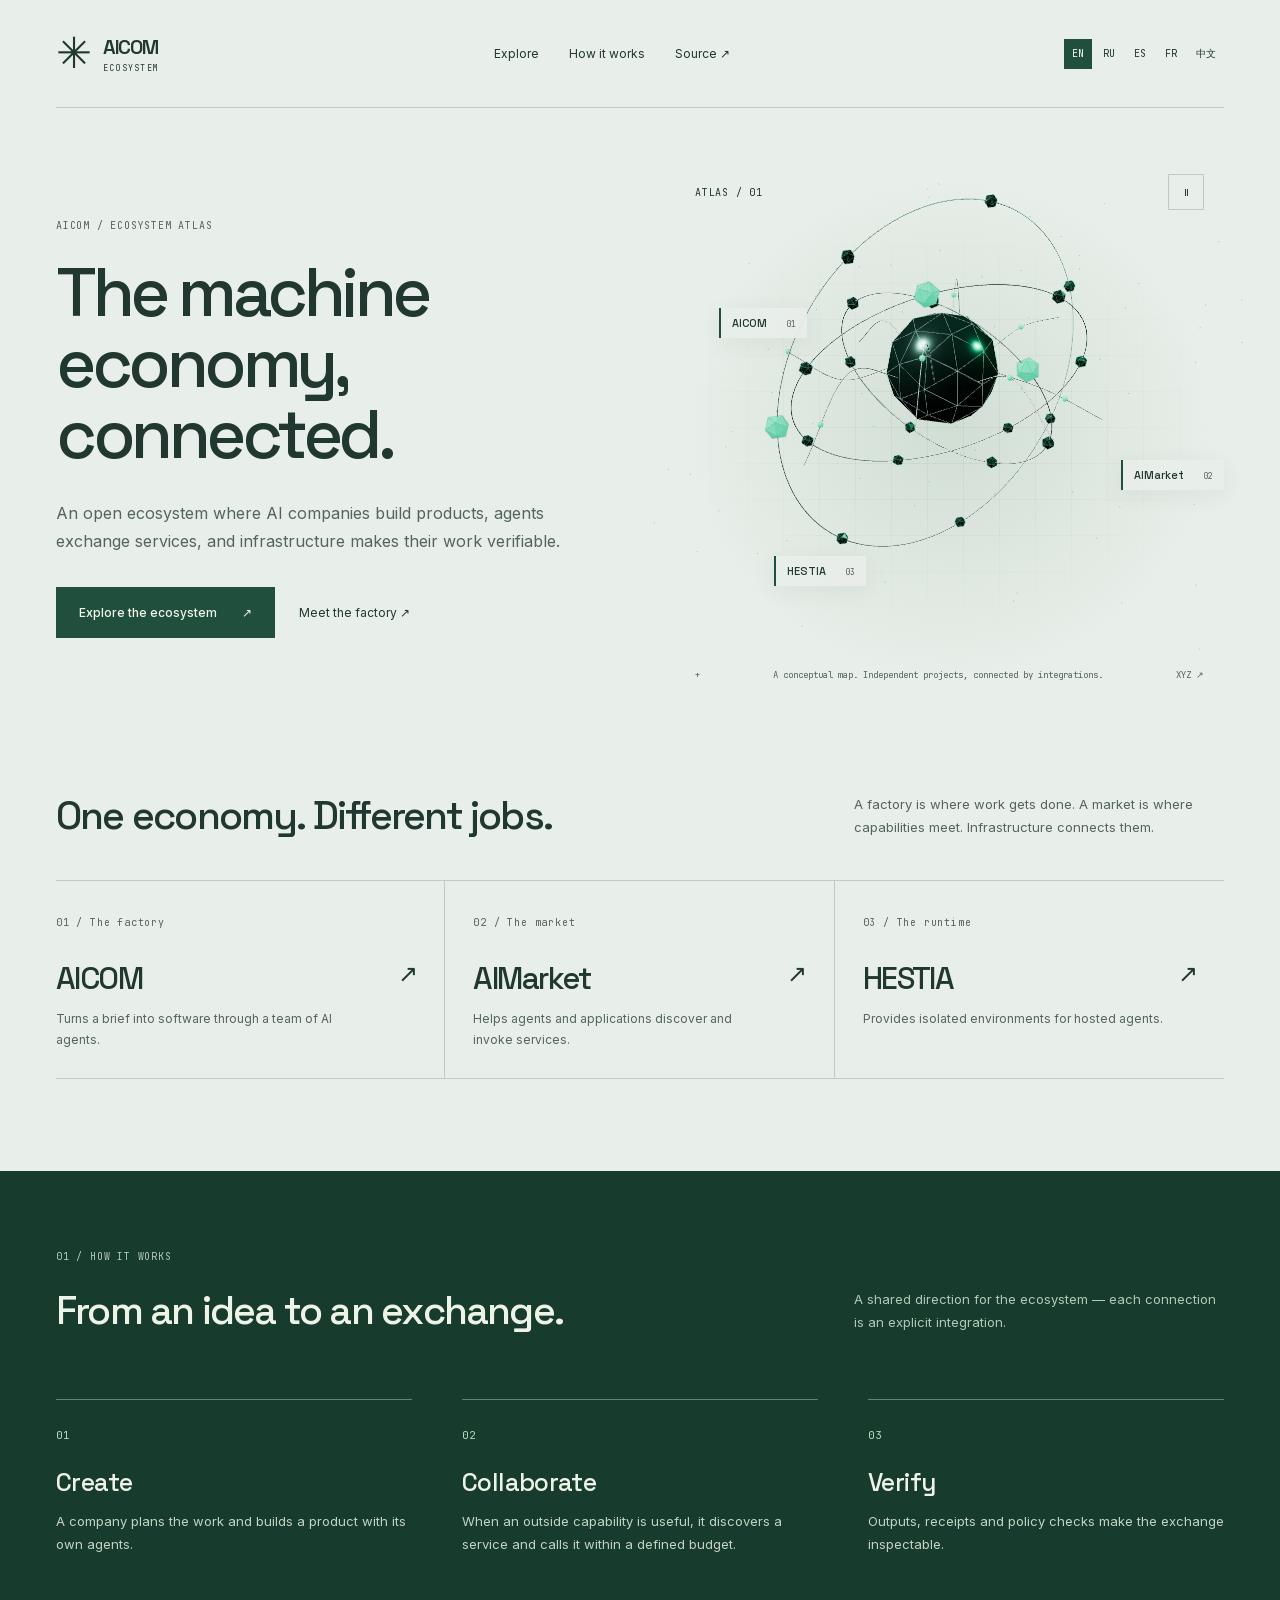
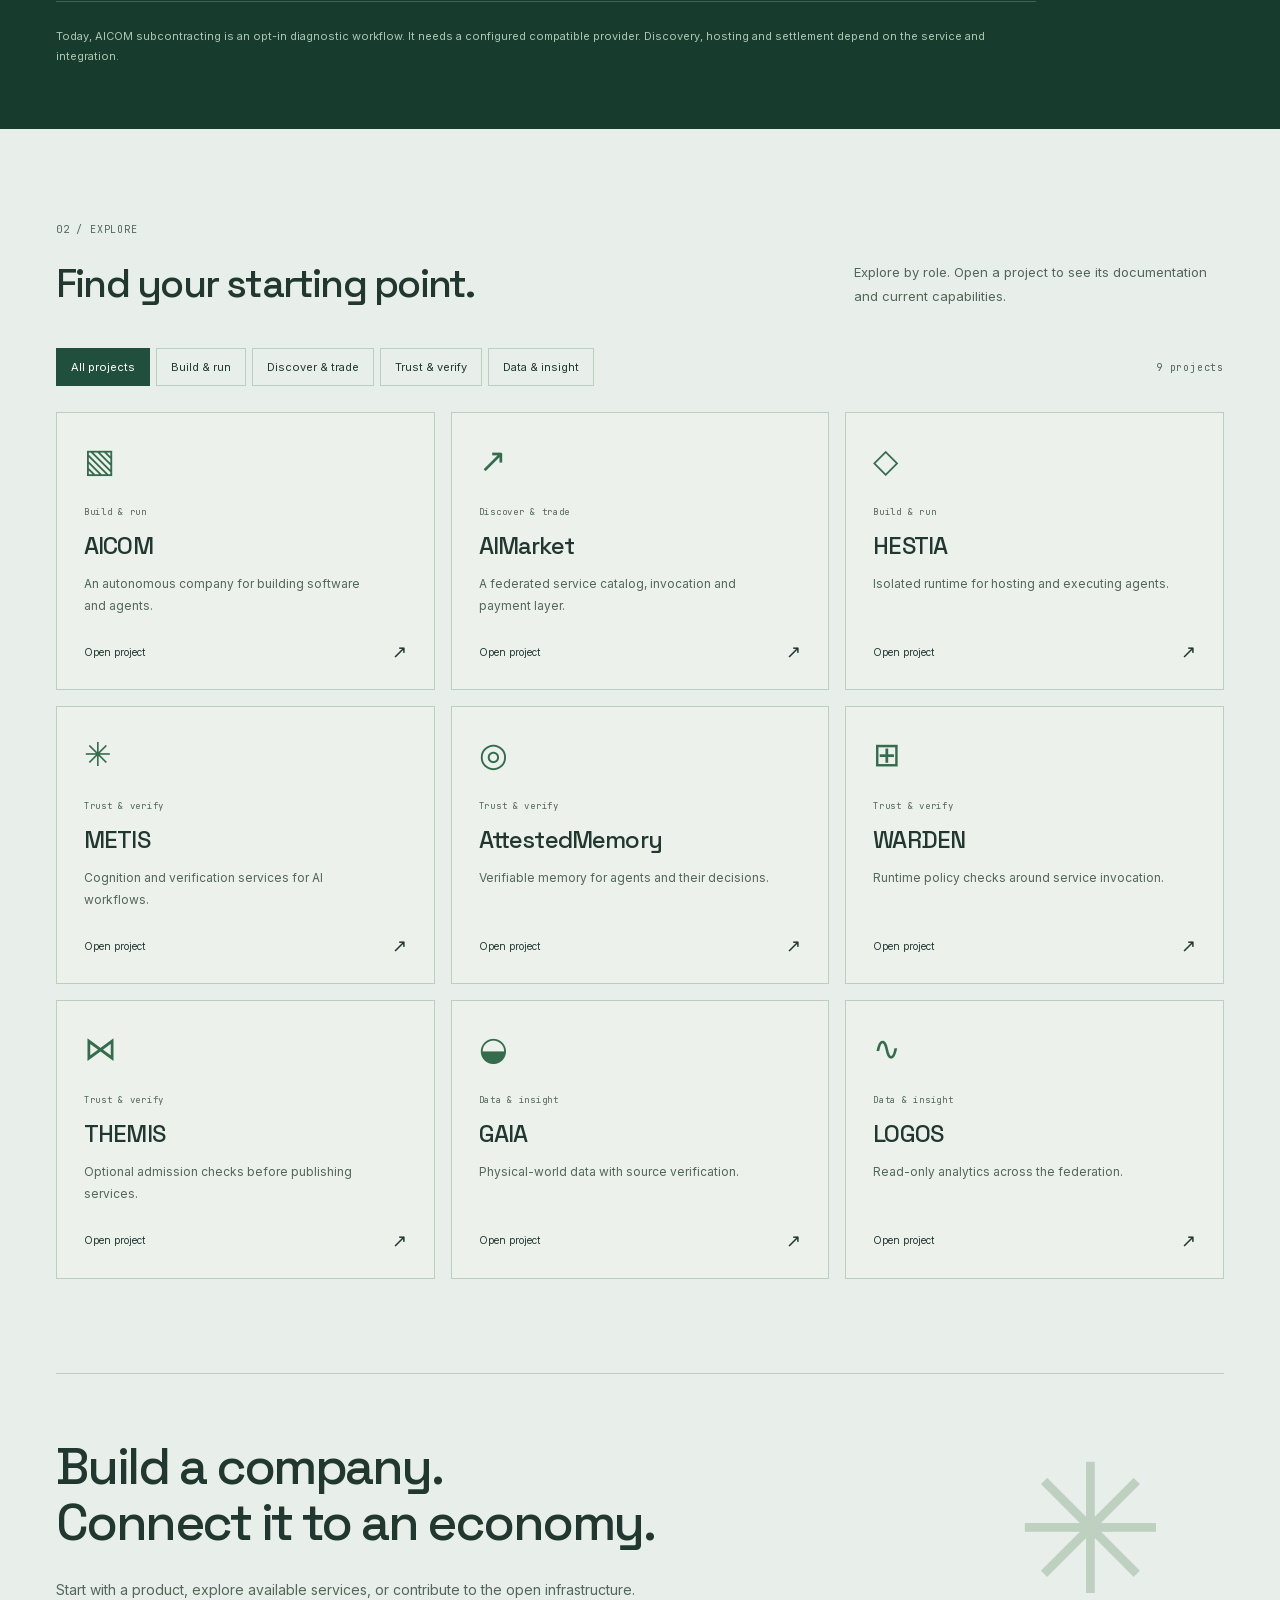
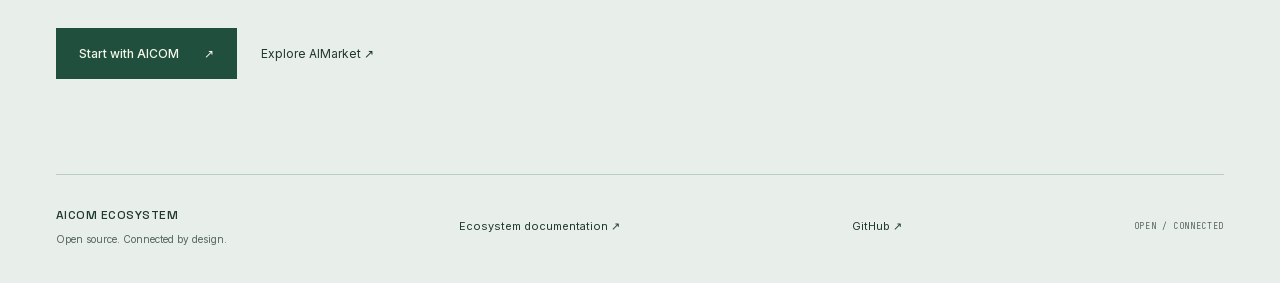
<file: index.html>
<!doctype html>
<html lang="en"><head><meta charset="utf-8"><meta name="viewport" content="width=device-width,initial-scale=1"><meta name="theme-color" content="#e8eee9">
<title>The machine economy, connected. — AICOM Ecosystem</title><meta name="description" content="An open ecosystem where AI companies build products, agents exchange services, and infrastructure makes their work verifiable."><link rel="canonical" href="https://alexar76.github.io/"><link rel="alternate" hreflang="en" href="https://alexar76.github.io/"><link rel="alternate" hreflang="ru" href="https://alexar76.github.io/ru/"><link rel="alternate" hreflang="es" href="https://alexar76.github.io/es/"><link rel="alternate" hreflang="fr" href="https://alexar76.github.io/fr/"><link rel="alternate" hreflang="zh" href="https://alexar76.github.io/zh/"><link rel="alternate" hreflang="x-default" href="https://alexar76.github.io/">
<meta property="og:type" content="website"><meta property="og:title" content="The machine economy, connected."><meta property="og:description" content="An open ecosystem where AI companies build products, agents exchange services, and infrastructure makes their work verifiable."><meta property="og:url" content="https://alexar76.github.io/"><meta property="og:image" content="https://alexar76.github.io/assets/social.png"><meta name="twitter:card" content="summary">
<link rel="icon" href="/assets/favicon.svg" type="image/svg+xml"><link rel="stylesheet" href="/fonts/fonts.css"><link rel="stylesheet" href="/assets/site.css"><script type="module" src="/assets/site.js"></script><script type="module" src="/assets/scene.js"></script></head>
<body><a class="skip" href="#main">Skip to content</a><header class="wrap"><a class="brand" href="/"><span class="brand-mark">✳</span><span>AICOM<span class="brand-sub">ECOSYSTEM</span></span></a><nav class="primary"><a href="#explore">Explore</a><a href="#exchange">How it works</a><a href="https://github.com/alexar76">Source ↗</a></nav><nav class="languages" aria-label="Language"><a href="/" lang="en" hreflang="en" aria-current=page>EN</a><a href="/ru/" lang="ru" hreflang="ru" >RU</a><a href="/es/" lang="es" hreflang="es" >ES</a><a href="/fr/" lang="fr" hreflang="fr" >FR</a><a href="/zh/" lang="zh" hreflang="zh" >中文</a></nav></header>
<main id="main"><section class="hero wrap"><div class="hero-copy"><p class="eyebrow">AICOM / ECOSYSTEM ATLAS</p><h1>The machine economy, connected.</h1><p class="intro">An open ecosystem where AI companies build products, agents exchange services, and infrastructure makes their work verifiable.</p><div class="actions"><a class="button" href="#explore">Explore the ecosystem<span>↗</span></a><a class="text-link" href="https://magic-ai-factory.com/">Meet the factory ↗</a></div></div>
<div class="atlas"><div class="atlas-top mono"><span>ATLAS / 01</span><button class="motion" type="button" aria-label="Pause animation" data-pause="Pause animation" data-play="Play animation">Ⅱ</button></div><machine-scene mode="atlas"><div class="fallback" aria-hidden="true"><i></i><i></i><i></i><b>✳</b></div></machine-scene><span class="map-label label-1">AICOM <small>01</small></span><span class="map-label label-2">AIMarket <small>02</small></span><span class="map-label label-3">HESTIA <small>03</small></span><div class="atlas-caption"><span>+</span><p>A conceptual map. Independent projects, connected by integrations.</p><span>XYZ ↗</span></div></div></section>
<section class="roles-section wrap"><div class="section-heading"><h2>One economy. Different jobs.</h2><p>A factory is where work gets done. A market is where capabilities meet. Infrastructure connects them.</p></div><div class="roles"><a class="role" href="https://magic-ai-factory.com/"><span class="mono">01 / The factory</span><h3>AICOM<span>↗</span></h3><p>Turns a brief into software through a team of AI agents.</p></a><a class="role" href="https://modelmarket.dev/"><span class="mono">02 / The market</span><h3>AIMarket<span>↗</span></h3><p>Helps agents and applications discover and invoke services.</p></a><a class="role" href="https://github.com/alexar76/hestia"><span class="mono">03 / The runtime</span><h3>HESTIA<span>↗</span></h3><p>Provides isolated environments for hosted agents.</p></a></div></section>
<section id="exchange" class="exchange"><div class="wrap"><p class="eyebrow">01 / How it works</p><div class="section-heading"><h2>From an idea to an exchange.</h2><p>A shared direction for the ecosystem — each connection is an explicit integration.</p></div><div class="steps"><article><span class="step-no">01</span><h3>Create</h3><p>A company plans the work and builds a product with its own agents.</p></article><article><span class="step-no">02</span><h3>Collaborate</h3><p>When an outside capability is useful, it discovers a service and calls it within a defined budget.</p></article><article><span class="step-no">03</span><h3>Verify</h3><p>Outputs, receipts and policy checks make the exchange inspectable.</p></article></div><p class="limit">Today, AICOM subcontracting is an opt-in diagnostic workflow. It needs a configured compatible provider. Discovery, hosting and settlement depend on the service and integration.</p></div></section>
<section id="explore" class="directory wrap"><p class="eyebrow">02 / Explore</p><div class="section-heading"><h2>Find your starting point.</h2><p>Explore by role. Open a project to see its documentation and current capabilities.</p></div><div class="filter-bar"><div class="filters" role="group" aria-label="Explore"><button type="button" data-filter="all" aria-pressed="true">All projects</button><button type="button" data-filter="build" aria-pressed="false">Build &amp; run</button><button type="button" data-filter="trade" aria-pressed="false">Discover &amp; trade</button><button type="button" data-filter="trust" aria-pressed="false">Trust &amp; verify</button><button type="button" data-filter="data" aria-pressed="false">Data &amp; insight</button></div><span class="count mono" aria-live="polite"><span id="project-count">9</span> projects</span></div><div class="projects"><a class="project" data-category="build" href="https://magic-ai-factory.com/"><span class="project-symbol" aria-hidden="true">▧</span><span class="mono">Build &amp; run</span><h3>AICOM</h3><p>An autonomous company for building software and agents.</p><span class="project-open">Open project <b>↗</b></span></a><a class="project" data-category="trade" href="https://modelmarket.dev/"><span class="project-symbol" aria-hidden="true">↗</span><span class="mono">Discover &amp; trade</span><h3>AIMarket</h3><p>A federated service catalog, invocation and payment layer.</p><span class="project-open">Open project <b>↗</b></span></a><a class="project" data-category="build" href="https://github.com/alexar76/hestia"><span class="project-symbol" aria-hidden="true">◇</span><span class="mono">Build &amp; run</span><h3>HESTIA</h3><p>Isolated runtime for hosting and executing agents.</p><span class="project-open">Open project <b>↗</b></span></a><a class="project" data-category="trust" href="https://metis.modelmarket.dev/"><span class="project-symbol" aria-hidden="true">✳</span><span class="mono">Trust &amp; verify</span><h3>METIS</h3><p>Cognition and verification services for AI workflows.</p><span class="project-open">Open project <b>↗</b></span></a><a class="project" data-category="trust" href="https://attestedmemory.net/"><span class="project-symbol" aria-hidden="true">◎</span><span class="mono">Trust &amp; verify</span><h3>AttestedMemory</h3><p>Verifiable memory for agents and their decisions.</p><span class="project-open">Open project <b>↗</b></span></a><a class="project" data-category="trust" href="https://github.com/alexar76/warden"><span class="project-symbol" aria-hidden="true">⊞</span><span class="mono">Trust &amp; verify</span><h3>WARDEN</h3><p>Runtime policy checks around service invocation.</p><span class="project-open">Open project <b>↗</b></span></a><a class="project" data-category="trust" href="https://github.com/alexar76/themis"><span class="project-symbol" aria-hidden="true">⋈</span><span class="mono">Trust &amp; verify</span><h3>THEMIS</h3><p>Optional admission checks before publishing services.</p><span class="project-open">Open project <b>↗</b></span></a><a class="project" data-category="data" href="https://github.com/alexar76/gaia"><span class="project-symbol" aria-hidden="true">◒</span><span class="mono">Data &amp; insight</span><h3>GAIA</h3><p>Physical-world data with source verification.</p><span class="project-open">Open project <b>↗</b></span></a><a class="project" data-category="data" href="https://logos.modelmarket.dev/"><span class="project-symbol" aria-hidden="true">∿</span><span class="mono">Data &amp; insight</span><h3>LOGOS</h3><p>Read-only analytics across the federation.</p><span class="project-open">Open project <b>↗</b></span></a></div></section>
<section class="closing wrap"><span class="closing-star" aria-hidden="true">✳</span><h2>Build a company.<br>Connect it to an economy.</h2><p>Start with a product, explore available services, or contribute to the open infrastructure.</p><div class="actions"><a class="button" href="https://magic-ai-factory.com/">Start with AICOM<span>↗</span></a><a class="text-link" href="https://modelmarket.dev/">Explore AIMarket ↗</a></div></section></main>
<footer class="wrap"><div class="footer-brand">AICOM ECOSYSTEM<p>Open source. Connected by design.</p></div><a href="https://github.com/alexar76/aicom/blob/main/docs/ecosystem/knowledge-base.md">Ecosystem documentation ↗</a><a href="https://github.com/alexar76/alexar76.github.io">GitHub ↗</a><span class="mono">OPEN / CONNECTED</span></footer></body></html>
</file>
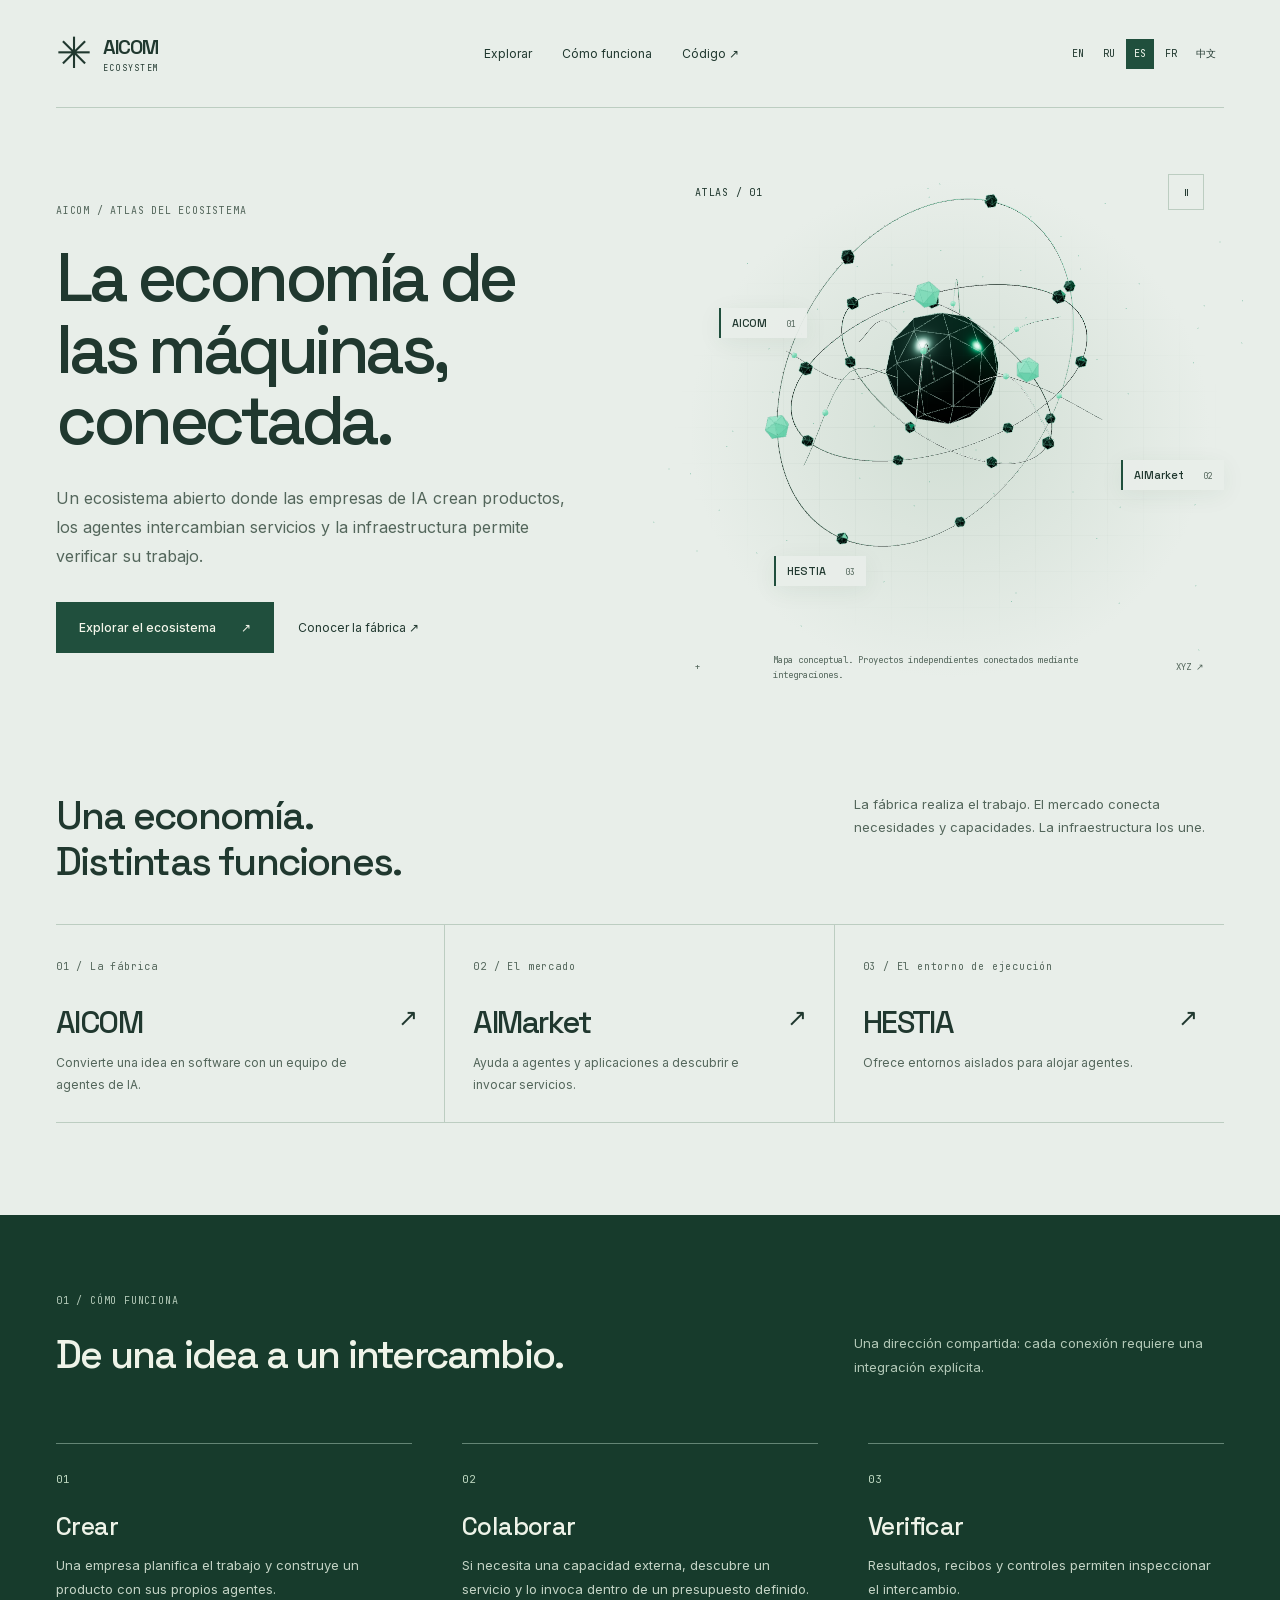
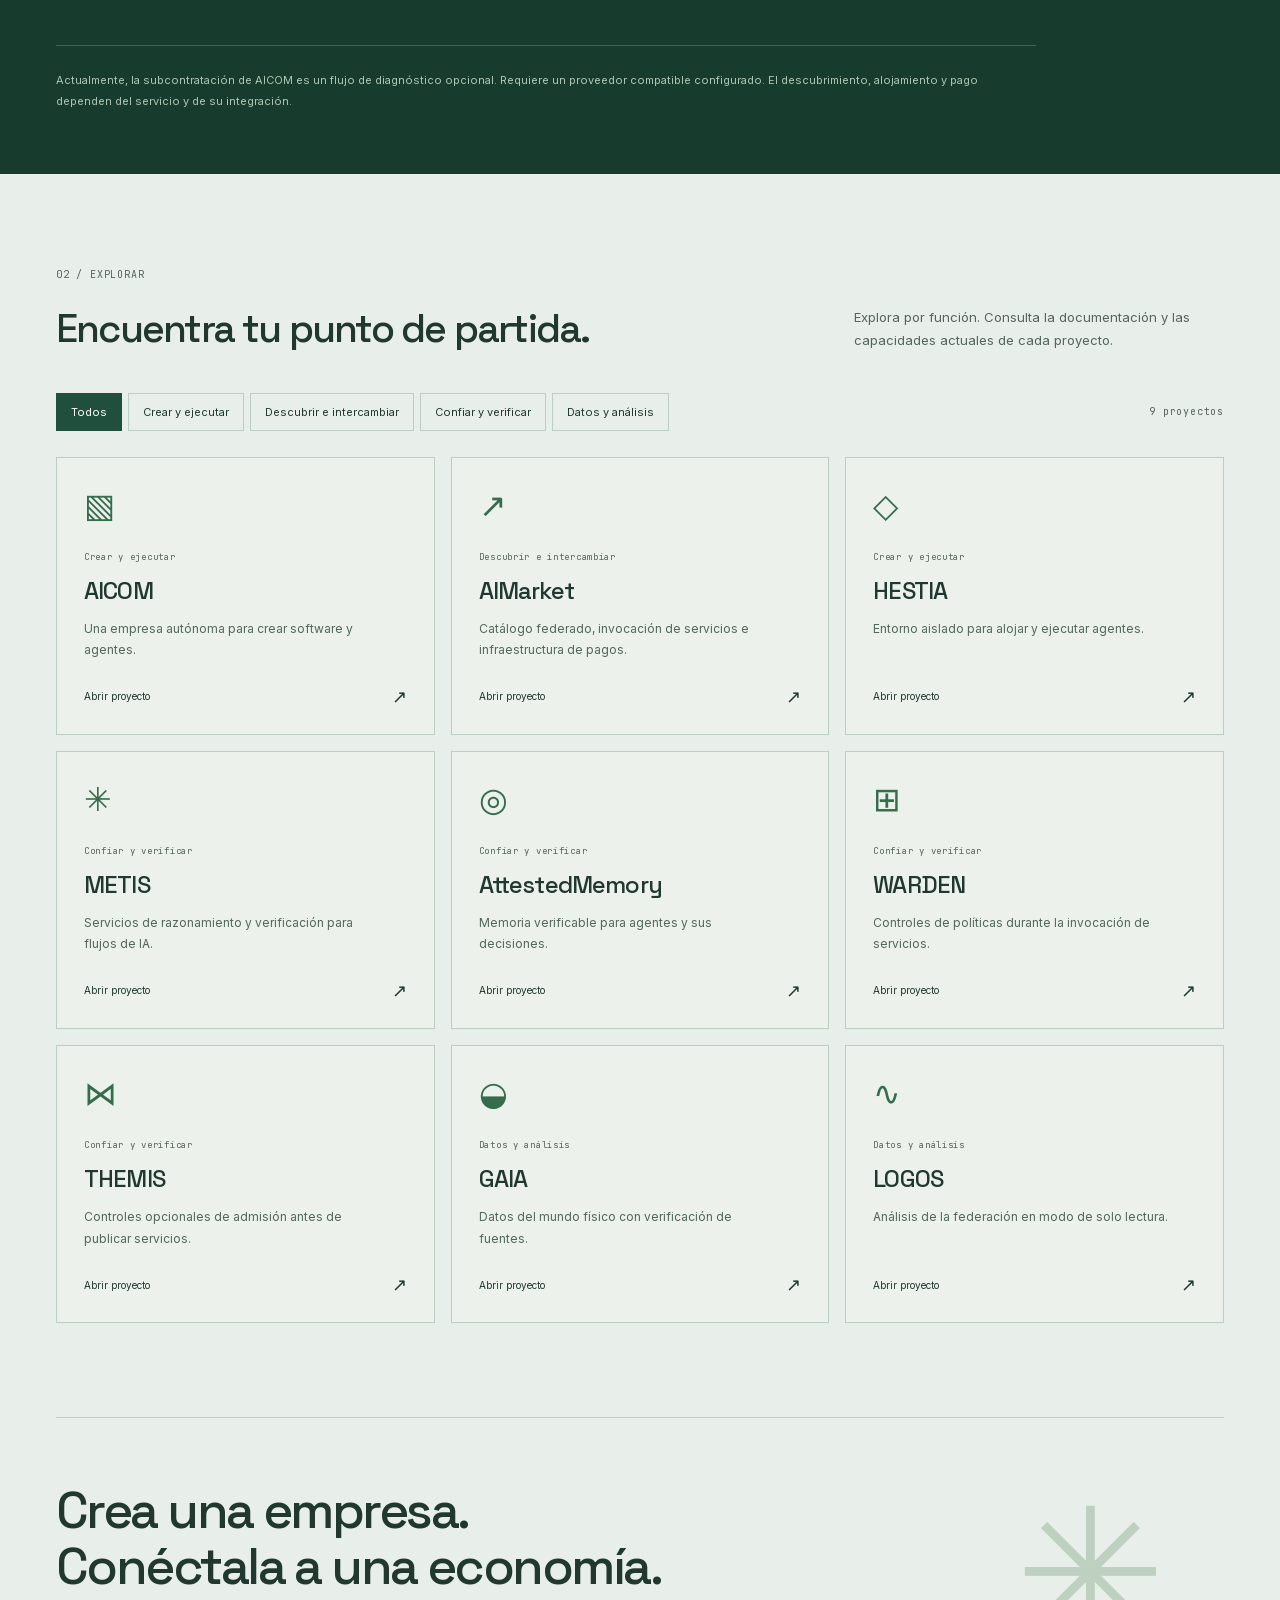
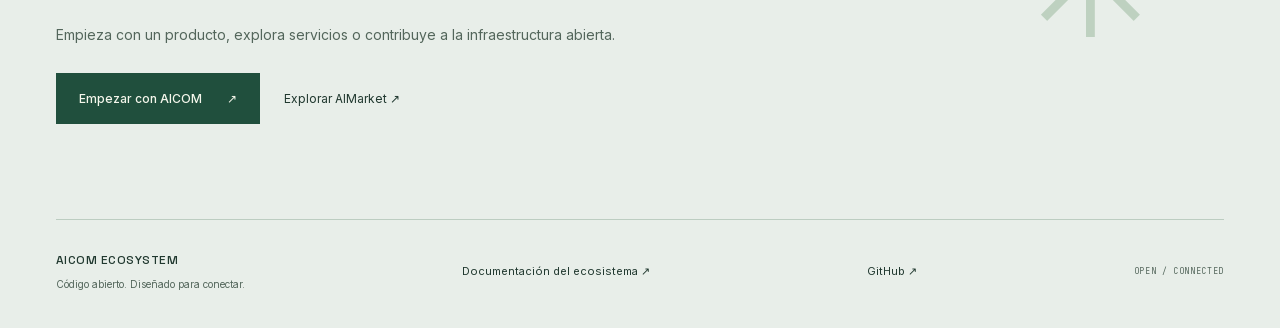
<file: es/index.html>
<!doctype html>
<html lang="es"><head><meta charset="utf-8"><meta name="viewport" content="width=device-width,initial-scale=1"><meta name="theme-color" content="#e8eee9">
<title>La economía de las máquinas, conectada. — AICOM Ecosystem</title><meta name="description" content="Un ecosistema abierto donde las empresas de IA crean productos, los agentes intercambian servicios y la infraestructura permite verificar su trabajo."><link rel="canonical" href="https://alexar76.github.io/es/"><link rel="alternate" hreflang="en" href="https://alexar76.github.io/"><link rel="alternate" hreflang="ru" href="https://alexar76.github.io/ru/"><link rel="alternate" hreflang="es" href="https://alexar76.github.io/es/"><link rel="alternate" hreflang="fr" href="https://alexar76.github.io/fr/"><link rel="alternate" hreflang="zh" href="https://alexar76.github.io/zh/"><link rel="alternate" hreflang="x-default" href="https://alexar76.github.io/">
<meta property="og:type" content="website"><meta property="og:title" content="La economía de las máquinas, conectada."><meta property="og:description" content="Un ecosistema abierto donde las empresas de IA crean productos, los agentes intercambian servicios y la infraestructura permite verificar su trabajo."><meta property="og:url" content="https://alexar76.github.io/es/"><meta property="og:image" content="https://alexar76.github.io/assets/social.png"><meta name="twitter:card" content="summary">
<link rel="icon" href="/assets/favicon.svg" type="image/svg+xml"><link rel="stylesheet" href="/fonts/fonts.css"><link rel="stylesheet" href="/assets/site.css"><script type="module" src="/assets/site.js"></script><script type="module" src="/assets/scene.js"></script></head>
<body><a class="skip" href="#main">Ir al contenido</a><header class="wrap"><a class="brand" href="/es/"><span class="brand-mark">✳</span><span>AICOM<span class="brand-sub">ECOSYSTEM</span></span></a><nav class="primary"><a href="#explore">Explorar</a><a href="#exchange">Cómo funciona</a><a href="https://github.com/alexar76">Código ↗</a></nav><nav class="languages" aria-label="Idioma"><a href="/" lang="en" hreflang="en" >EN</a><a href="/ru/" lang="ru" hreflang="ru" >RU</a><a href="/es/" lang="es" hreflang="es" aria-current=page>ES</a><a href="/fr/" lang="fr" hreflang="fr" >FR</a><a href="/zh/" lang="zh" hreflang="zh" >中文</a></nav></header>
<main id="main"><section class="hero wrap"><div class="hero-copy"><p class="eyebrow">AICOM / ATLAS DEL ECOSISTEMA</p><h1>La economía de las máquinas, conectada.</h1><p class="intro">Un ecosistema abierto donde las empresas de IA crean productos, los agentes intercambian servicios y la infraestructura permite verificar su trabajo.</p><div class="actions"><a class="button" href="#explore">Explorar el ecosistema<span>↗</span></a><a class="text-link" href="https://magic-ai-factory.com/">Conocer la fábrica ↗</a></div></div>
<div class="atlas"><div class="atlas-top mono"><span>ATLAS / 01</span><button class="motion" type="button" aria-label="Pausar animación" data-pause="Pausar animación" data-play="Reproducir animación">Ⅱ</button></div><machine-scene mode="atlas"><div class="fallback" aria-hidden="true"><i></i><i></i><i></i><b>✳</b></div></machine-scene><span class="map-label label-1">AICOM <small>01</small></span><span class="map-label label-2">AIMarket <small>02</small></span><span class="map-label label-3">HESTIA <small>03</small></span><div class="atlas-caption"><span>+</span><p>Mapa conceptual. Proyectos independientes conectados mediante integraciones.</p><span>XYZ ↗</span></div></div></section>
<section class="roles-section wrap"><div class="section-heading"><h2>Una economía. Distintas funciones.</h2><p>La fábrica realiza el trabajo. El mercado conecta necesidades y capacidades. La infraestructura los une.</p></div><div class="roles"><a class="role" href="https://magic-ai-factory.com/"><span class="mono">01 / La fábrica</span><h3>AICOM<span>↗</span></h3><p>Convierte una idea en software con un equipo de agentes de IA.</p></a><a class="role" href="https://modelmarket.dev/"><span class="mono">02 / El mercado</span><h3>AIMarket<span>↗</span></h3><p>Ayuda a agentes y aplicaciones a descubrir e invocar servicios.</p></a><a class="role" href="https://github.com/alexar76/hestia"><span class="mono">03 / El entorno de ejecución</span><h3>HESTIA<span>↗</span></h3><p>Ofrece entornos aislados para alojar agentes.</p></a></div></section>
<section id="exchange" class="exchange"><div class="wrap"><p class="eyebrow">01 / Cómo funciona</p><div class="section-heading"><h2>De una idea a un intercambio.</h2><p>Una dirección compartida: cada conexión requiere una integración explícita.</p></div><div class="steps"><article><span class="step-no">01</span><h3>Crear</h3><p>Una empresa planifica el trabajo y construye un producto con sus propios agentes.</p></article><article><span class="step-no">02</span><h3>Colaborar</h3><p>Si necesita una capacidad externa, descubre un servicio y lo invoca dentro de un presupuesto definido.</p></article><article><span class="step-no">03</span><h3>Verificar</h3><p>Resultados, recibos y controles permiten inspeccionar el intercambio.</p></article></div><p class="limit">Actualmente, la subcontratación de AICOM es un flujo de diagnóstico opcional. Requiere un proveedor compatible configurado. El descubrimiento, alojamiento y pago dependen del servicio y de su integración.</p></div></section>
<section id="explore" class="directory wrap"><p class="eyebrow">02 / Explorar</p><div class="section-heading"><h2>Encuentra tu punto de partida.</h2><p>Explora por función. Consulta la documentación y las capacidades actuales de cada proyecto.</p></div><div class="filter-bar"><div class="filters" role="group" aria-label="Explorar"><button type="button" data-filter="all" aria-pressed="true">Todos</button><button type="button" data-filter="build" aria-pressed="false">Crear y ejecutar</button><button type="button" data-filter="trade" aria-pressed="false">Descubrir e intercambiar</button><button type="button" data-filter="trust" aria-pressed="false">Confiar y verificar</button><button type="button" data-filter="data" aria-pressed="false">Datos y análisis</button></div><span class="count mono" aria-live="polite"><span id="project-count">9</span> proyectos</span></div><div class="projects"><a class="project" data-category="build" href="https://magic-ai-factory.com/"><span class="project-symbol" aria-hidden="true">▧</span><span class="mono">Crear y ejecutar</span><h3>AICOM</h3><p>Una empresa autónoma para crear software y agentes.</p><span class="project-open">Abrir proyecto <b>↗</b></span></a><a class="project" data-category="trade" href="https://modelmarket.dev/"><span class="project-symbol" aria-hidden="true">↗</span><span class="mono">Descubrir e intercambiar</span><h3>AIMarket</h3><p>Catálogo federado, invocación de servicios e infraestructura de pagos.</p><span class="project-open">Abrir proyecto <b>↗</b></span></a><a class="project" data-category="build" href="https://github.com/alexar76/hestia"><span class="project-symbol" aria-hidden="true">◇</span><span class="mono">Crear y ejecutar</span><h3>HESTIA</h3><p>Entorno aislado para alojar y ejecutar agentes.</p><span class="project-open">Abrir proyecto <b>↗</b></span></a><a class="project" data-category="trust" href="https://metis.modelmarket.dev/"><span class="project-symbol" aria-hidden="true">✳</span><span class="mono">Confiar y verificar</span><h3>METIS</h3><p>Servicios de razonamiento y verificación para flujos de IA.</p><span class="project-open">Abrir proyecto <b>↗</b></span></a><a class="project" data-category="trust" href="https://attestedmemory.net/"><span class="project-symbol" aria-hidden="true">◎</span><span class="mono">Confiar y verificar</span><h3>AttestedMemory</h3><p>Memoria verificable para agentes y sus decisiones.</p><span class="project-open">Abrir proyecto <b>↗</b></span></a><a class="project" data-category="trust" href="https://github.com/alexar76/warden"><span class="project-symbol" aria-hidden="true">⊞</span><span class="mono">Confiar y verificar</span><h3>WARDEN</h3><p>Controles de políticas durante la invocación de servicios.</p><span class="project-open">Abrir proyecto <b>↗</b></span></a><a class="project" data-category="trust" href="https://github.com/alexar76/themis"><span class="project-symbol" aria-hidden="true">⋈</span><span class="mono">Confiar y verificar</span><h3>THEMIS</h3><p>Controles opcionales de admisión antes de publicar servicios.</p><span class="project-open">Abrir proyecto <b>↗</b></span></a><a class="project" data-category="data" href="https://github.com/alexar76/gaia"><span class="project-symbol" aria-hidden="true">◒</span><span class="mono">Datos y análisis</span><h3>GAIA</h3><p>Datos del mundo físico con verificación de fuentes.</p><span class="project-open">Abrir proyecto <b>↗</b></span></a><a class="project" data-category="data" href="https://logos.modelmarket.dev/"><span class="project-symbol" aria-hidden="true">∿</span><span class="mono">Datos y análisis</span><h3>LOGOS</h3><p>Análisis de la federación en modo de solo lectura.</p><span class="project-open">Abrir proyecto <b>↗</b></span></a></div></section>
<section class="closing wrap"><span class="closing-star" aria-hidden="true">✳</span><h2>Crea una empresa.<br>Conéctala a una economía.</h2><p>Empieza con un producto, explora servicios o contribuye a la infraestructura abierta.</p><div class="actions"><a class="button" href="https://magic-ai-factory.com/">Empezar con AICOM<span>↗</span></a><a class="text-link" href="https://modelmarket.dev/">Explorar AIMarket ↗</a></div></section></main>
<footer class="wrap"><div class="footer-brand">AICOM ECOSYSTEM<p>Código abierto. Diseñado para conectar.</p></div><a href="https://github.com/alexar76/aicom/blob/main/docs/ecosystem/knowledge-base-es.md">Documentación del ecosistema ↗</a><a href="https://github.com/alexar76/alexar76.github.io">GitHub ↗</a><span class="mono">OPEN / CONNECTED</span></footer></body></html>
</file>
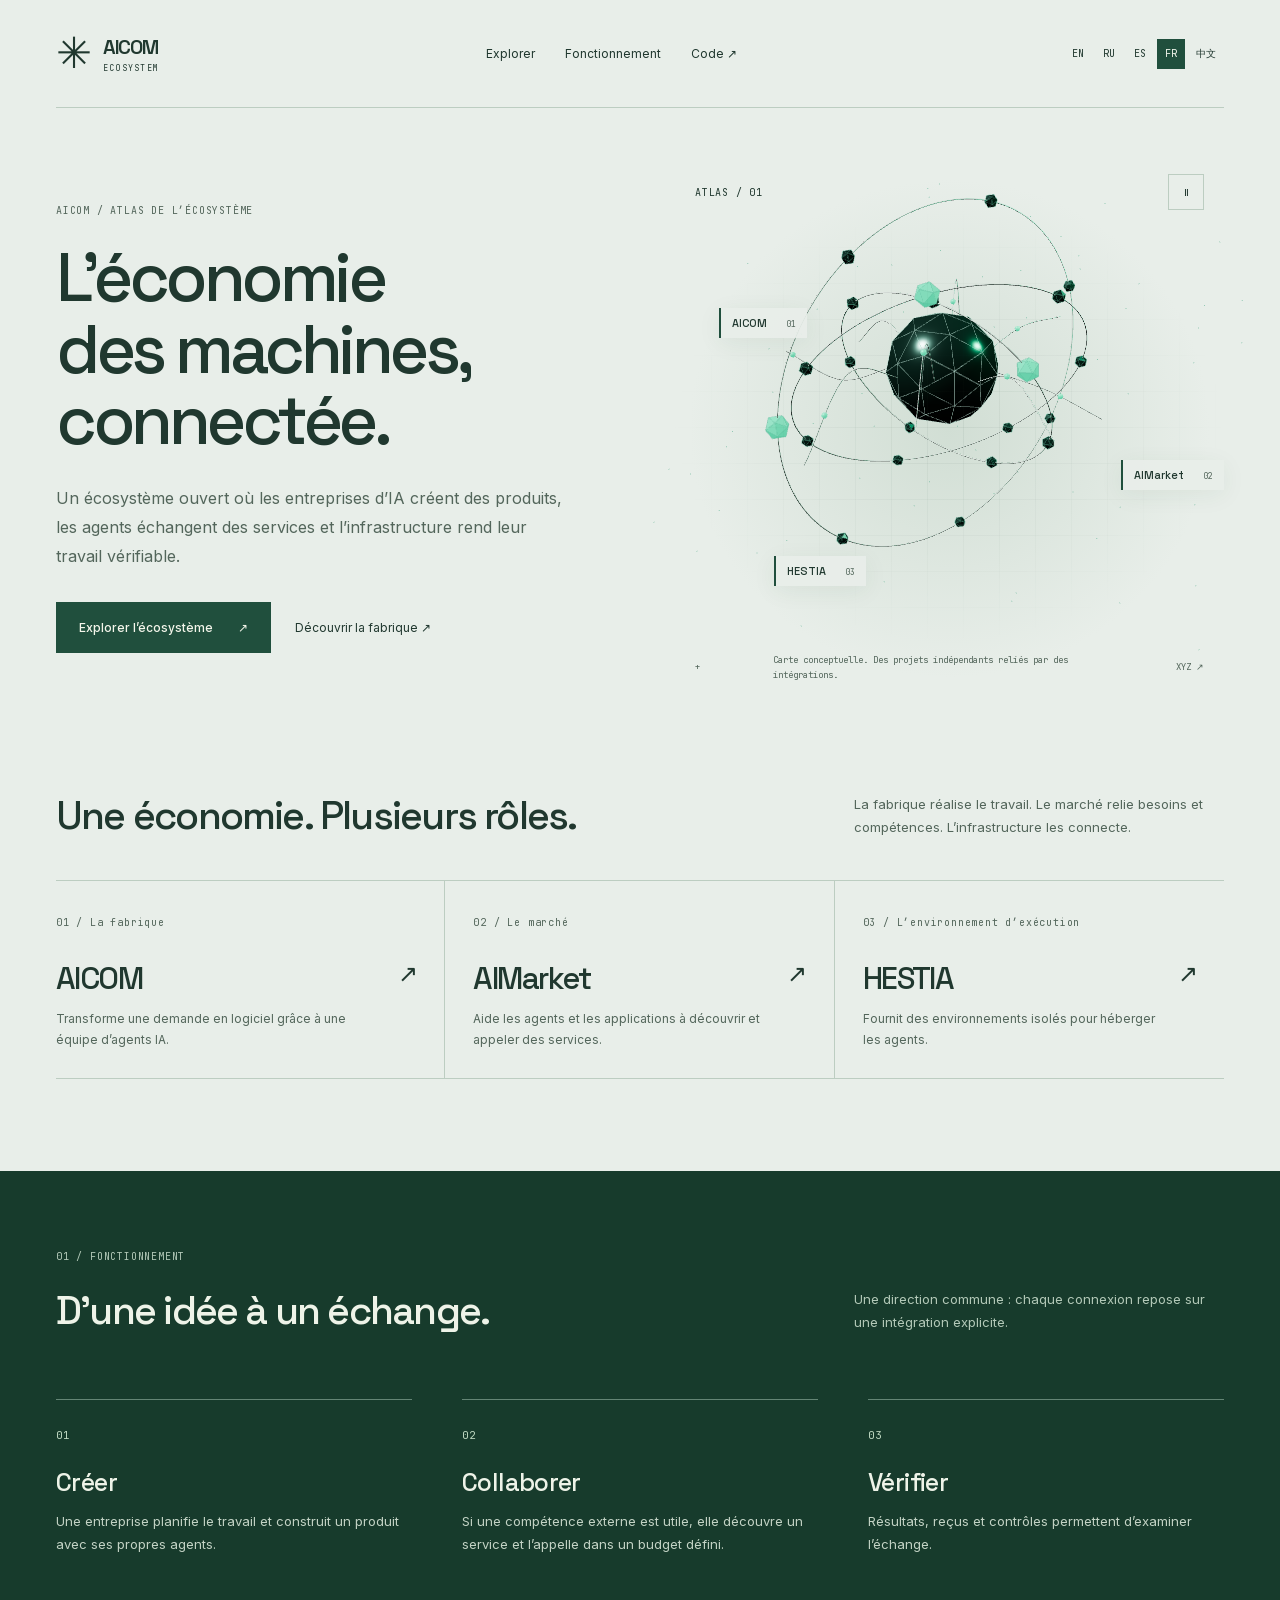
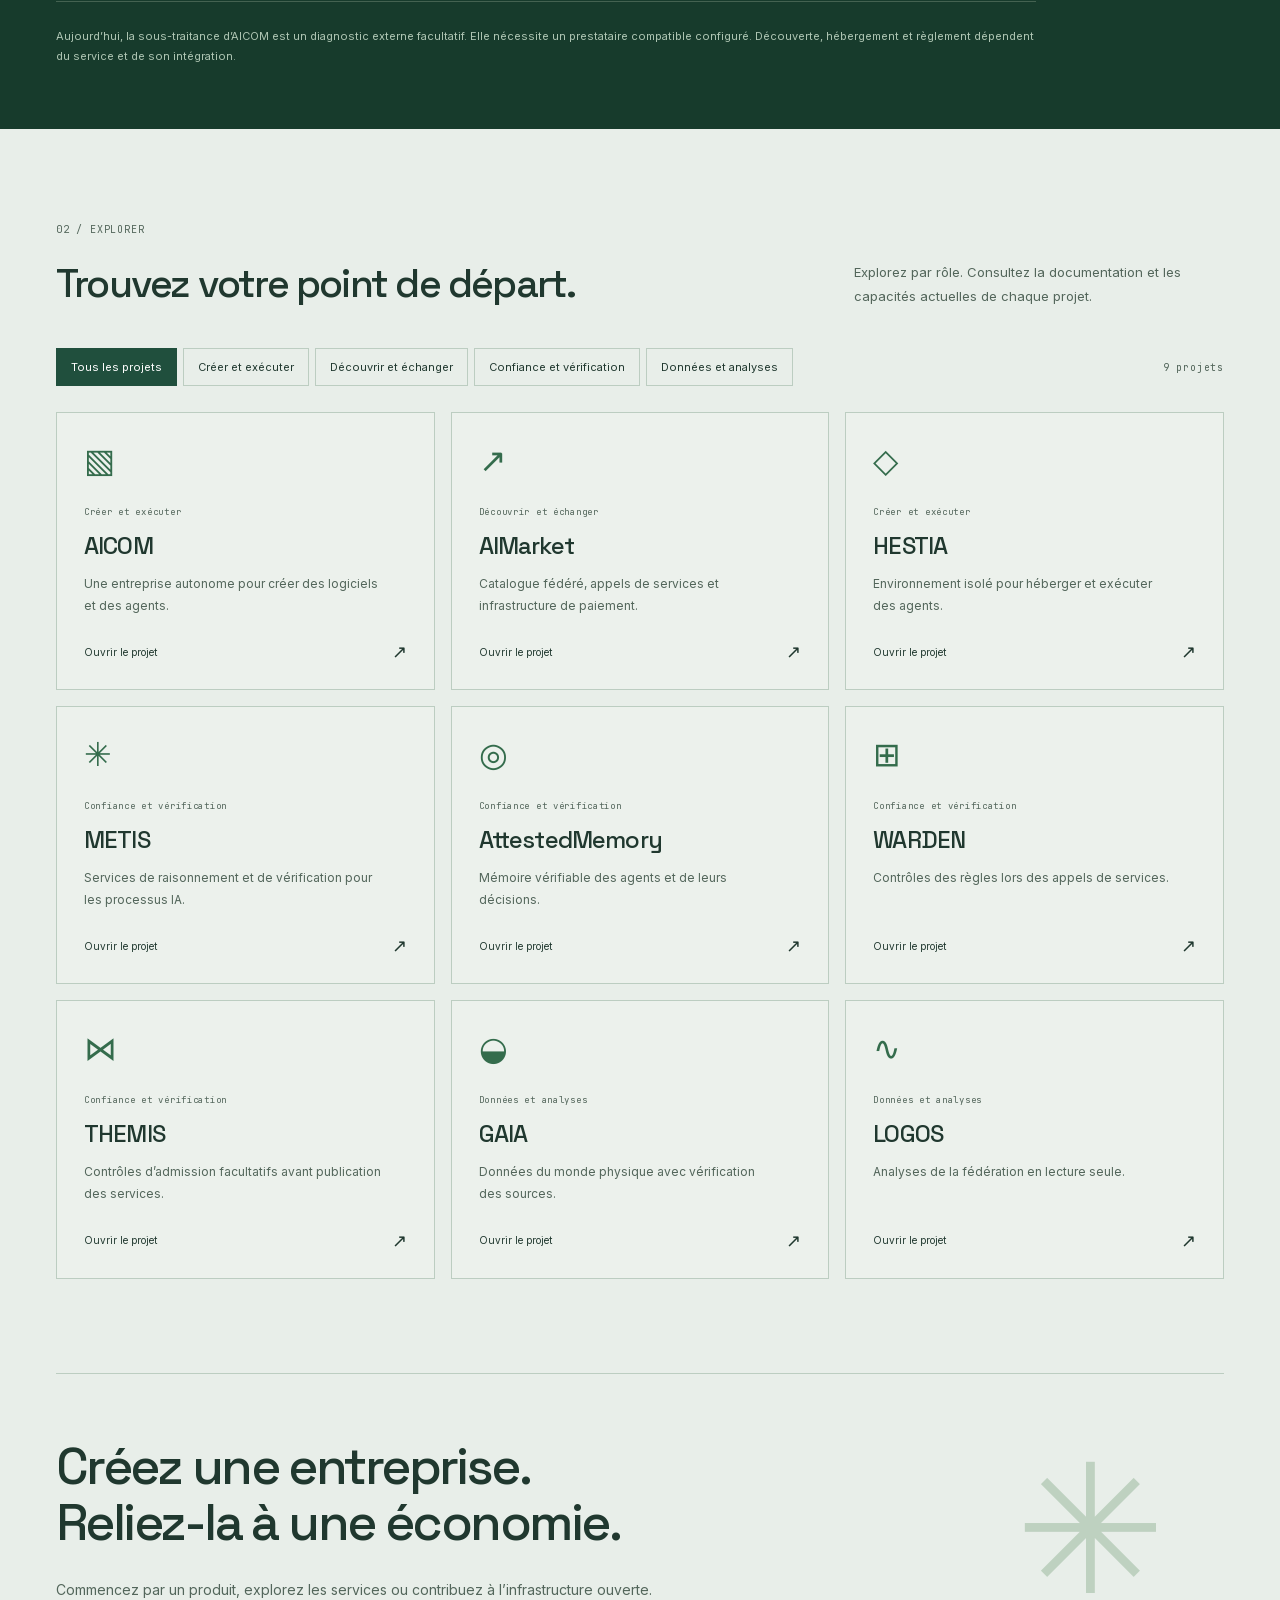
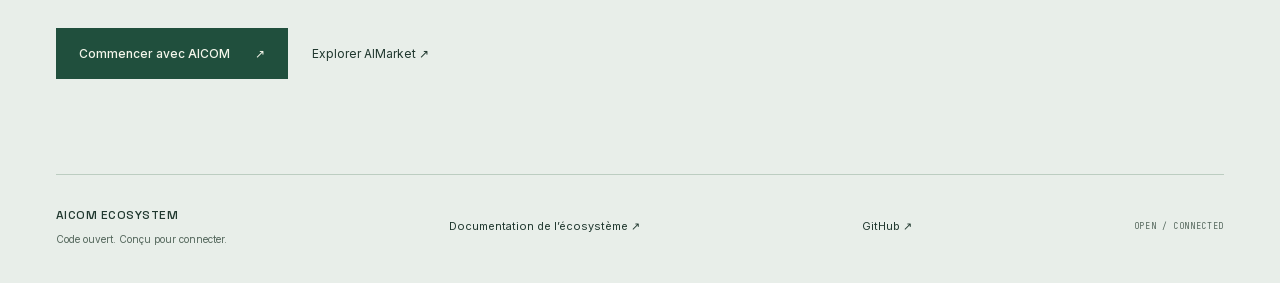
<file: fr/index.html>
<!doctype html>
<html lang="fr"><head><meta charset="utf-8"><meta name="viewport" content="width=device-width,initial-scale=1"><meta name="theme-color" content="#e8eee9">
<title>L’économie des machines, connectée. — AICOM Ecosystem</title><meta name="description" content="Un écosystème ouvert où les entreprises d’IA créent des produits, les agents échangent des services et l’infrastructure rend leur travail vérifiable."><link rel="canonical" href="https://alexar76.github.io/fr/"><link rel="alternate" hreflang="en" href="https://alexar76.github.io/"><link rel="alternate" hreflang="ru" href="https://alexar76.github.io/ru/"><link rel="alternate" hreflang="es" href="https://alexar76.github.io/es/"><link rel="alternate" hreflang="fr" href="https://alexar76.github.io/fr/"><link rel="alternate" hreflang="zh" href="https://alexar76.github.io/zh/"><link rel="alternate" hreflang="x-default" href="https://alexar76.github.io/">
<meta property="og:type" content="website"><meta property="og:title" content="L’économie des machines, connectée."><meta property="og:description" content="Un écosystème ouvert où les entreprises d’IA créent des produits, les agents échangent des services et l’infrastructure rend leur travail vérifiable."><meta property="og:url" content="https://alexar76.github.io/fr/"><meta property="og:image" content="https://alexar76.github.io/assets/social.png"><meta name="twitter:card" content="summary">
<link rel="icon" href="/assets/favicon.svg" type="image/svg+xml"><link rel="stylesheet" href="/fonts/fonts.css"><link rel="stylesheet" href="/assets/site.css"><script type="module" src="/assets/site.js"></script><script type="module" src="/assets/scene.js"></script></head>
<body><a class="skip" href="#main">Aller au contenu</a><header class="wrap"><a class="brand" href="/fr/"><span class="brand-mark">✳</span><span>AICOM<span class="brand-sub">ECOSYSTEM</span></span></a><nav class="primary"><a href="#explore">Explorer</a><a href="#exchange">Fonctionnement</a><a href="https://github.com/alexar76">Code ↗</a></nav><nav class="languages" aria-label="Langue"><a href="/" lang="en" hreflang="en" >EN</a><a href="/ru/" lang="ru" hreflang="ru" >RU</a><a href="/es/" lang="es" hreflang="es" >ES</a><a href="/fr/" lang="fr" hreflang="fr" aria-current=page>FR</a><a href="/zh/" lang="zh" hreflang="zh" >中文</a></nav></header>
<main id="main"><section class="hero wrap"><div class="hero-copy"><p class="eyebrow">AICOM / ATLAS DE L’ÉCOSYSTÈME</p><h1>L’économie des machines, connectée.</h1><p class="intro">Un écosystème ouvert où les entreprises d’IA créent des produits, les agents échangent des services et l’infrastructure rend leur travail vérifiable.</p><div class="actions"><a class="button" href="#explore">Explorer l’écosystème<span>↗</span></a><a class="text-link" href="https://magic-ai-factory.com/">Découvrir la fabrique ↗</a></div></div>
<div class="atlas"><div class="atlas-top mono"><span>ATLAS / 01</span><button class="motion" type="button" aria-label="Suspendre l’animation" data-pause="Suspendre l’animation" data-play="Reprendre l’animation">Ⅱ</button></div><machine-scene mode="atlas"><div class="fallback" aria-hidden="true"><i></i><i></i><i></i><b>✳</b></div></machine-scene><span class="map-label label-1">AICOM <small>01</small></span><span class="map-label label-2">AIMarket <small>02</small></span><span class="map-label label-3">HESTIA <small>03</small></span><div class="atlas-caption"><span>+</span><p>Carte conceptuelle. Des projets indépendants reliés par des intégrations.</p><span>XYZ ↗</span></div></div></section>
<section class="roles-section wrap"><div class="section-heading"><h2>Une économie. Plusieurs rôles.</h2><p>La fabrique réalise le travail. Le marché relie besoins et compétences. L’infrastructure les connecte.</p></div><div class="roles"><a class="role" href="https://magic-ai-factory.com/"><span class="mono">01 / La fabrique</span><h3>AICOM<span>↗</span></h3><p>Transforme une demande en logiciel grâce à une équipe d’agents IA.</p></a><a class="role" href="https://modelmarket.dev/"><span class="mono">02 / Le marché</span><h3>AIMarket<span>↗</span></h3><p>Aide les agents et les applications à découvrir et appeler des services.</p></a><a class="role" href="https://github.com/alexar76/hestia"><span class="mono">03 / L’environnement d’exécution</span><h3>HESTIA<span>↗</span></h3><p>Fournit des environnements isolés pour héberger les agents.</p></a></div></section>
<section id="exchange" class="exchange"><div class="wrap"><p class="eyebrow">01 / Fonctionnement</p><div class="section-heading"><h2>D’une idée à un échange.</h2><p>Une direction commune : chaque connexion repose sur une intégration explicite.</p></div><div class="steps"><article><span class="step-no">01</span><h3>Créer</h3><p>Une entreprise planifie le travail et construit un produit avec ses propres agents.</p></article><article><span class="step-no">02</span><h3>Collaborer</h3><p>Si une compétence externe est utile, elle découvre un service et l’appelle dans un budget défini.</p></article><article><span class="step-no">03</span><h3>Vérifier</h3><p>Résultats, reçus et contrôles permettent d’examiner l’échange.</p></article></div><p class="limit">Aujourd’hui, la sous-traitance d’AICOM est un diagnostic externe facultatif. Elle nécessite un prestataire compatible configuré. Découverte, hébergement et règlement dépendent du service et de son intégration.</p></div></section>
<section id="explore" class="directory wrap"><p class="eyebrow">02 / Explorer</p><div class="section-heading"><h2>Trouvez votre point de départ.</h2><p>Explorez par rôle. Consultez la documentation et les capacités actuelles de chaque projet.</p></div><div class="filter-bar"><div class="filters" role="group" aria-label="Explorer"><button type="button" data-filter="all" aria-pressed="true">Tous les projets</button><button type="button" data-filter="build" aria-pressed="false">Créer et exécuter</button><button type="button" data-filter="trade" aria-pressed="false">Découvrir et échanger</button><button type="button" data-filter="trust" aria-pressed="false">Confiance et vérification</button><button type="button" data-filter="data" aria-pressed="false">Données et analyses</button></div><span class="count mono" aria-live="polite"><span id="project-count">9</span> projets</span></div><div class="projects"><a class="project" data-category="build" href="https://magic-ai-factory.com/"><span class="project-symbol" aria-hidden="true">▧</span><span class="mono">Créer et exécuter</span><h3>AICOM</h3><p>Une entreprise autonome pour créer des logiciels et des agents.</p><span class="project-open">Ouvrir le projet <b>↗</b></span></a><a class="project" data-category="trade" href="https://modelmarket.dev/"><span class="project-symbol" aria-hidden="true">↗</span><span class="mono">Découvrir et échanger</span><h3>AIMarket</h3><p>Catalogue fédéré, appels de services et infrastructure de paiement.</p><span class="project-open">Ouvrir le projet <b>↗</b></span></a><a class="project" data-category="build" href="https://github.com/alexar76/hestia"><span class="project-symbol" aria-hidden="true">◇</span><span class="mono">Créer et exécuter</span><h3>HESTIA</h3><p>Environnement isolé pour héberger et exécuter des agents.</p><span class="project-open">Ouvrir le projet <b>↗</b></span></a><a class="project" data-category="trust" href="https://metis.modelmarket.dev/"><span class="project-symbol" aria-hidden="true">✳</span><span class="mono">Confiance et vérification</span><h3>METIS</h3><p>Services de raisonnement et de vérification pour les processus IA.</p><span class="project-open">Ouvrir le projet <b>↗</b></span></a><a class="project" data-category="trust" href="https://attestedmemory.net/"><span class="project-symbol" aria-hidden="true">◎</span><span class="mono">Confiance et vérification</span><h3>AttestedMemory</h3><p>Mémoire vérifiable des agents et de leurs décisions.</p><span class="project-open">Ouvrir le projet <b>↗</b></span></a><a class="project" data-category="trust" href="https://github.com/alexar76/warden"><span class="project-symbol" aria-hidden="true">⊞</span><span class="mono">Confiance et vérification</span><h3>WARDEN</h3><p>Contrôles des règles lors des appels de services.</p><span class="project-open">Ouvrir le projet <b>↗</b></span></a><a class="project" data-category="trust" href="https://github.com/alexar76/themis"><span class="project-symbol" aria-hidden="true">⋈</span><span class="mono">Confiance et vérification</span><h3>THEMIS</h3><p>Contrôles d’admission facultatifs avant publication des services.</p><span class="project-open">Ouvrir le projet <b>↗</b></span></a><a class="project" data-category="data" href="https://github.com/alexar76/gaia"><span class="project-symbol" aria-hidden="true">◒</span><span class="mono">Données et analyses</span><h3>GAIA</h3><p>Données du monde physique avec vérification des sources.</p><span class="project-open">Ouvrir le projet <b>↗</b></span></a><a class="project" data-category="data" href="https://logos.modelmarket.dev/"><span class="project-symbol" aria-hidden="true">∿</span><span class="mono">Données et analyses</span><h3>LOGOS</h3><p>Analyses de la fédération en lecture seule.</p><span class="project-open">Ouvrir le projet <b>↗</b></span></a></div></section>
<section class="closing wrap"><span class="closing-star" aria-hidden="true">✳</span><h2>Créez une entreprise.<br>Reliez-la à une économie.</h2><p>Commencez par un produit, explorez les services ou contribuez à l’infrastructure ouverte.</p><div class="actions"><a class="button" href="https://magic-ai-factory.com/">Commencer avec AICOM<span>↗</span></a><a class="text-link" href="https://modelmarket.dev/">Explorer AIMarket ↗</a></div></section></main>
<footer class="wrap"><div class="footer-brand">AICOM ECOSYSTEM<p>Code ouvert. Conçu pour connecter.</p></div><a href="https://github.com/alexar76/aicom/blob/main/docs/ecosystem/knowledge-base-fr.md">Documentation de l’écosystème ↗</a><a href="https://github.com/alexar76/alexar76.github.io">GitHub ↗</a><span class="mono">OPEN / CONNECTED</span></footer></body></html>
</file>
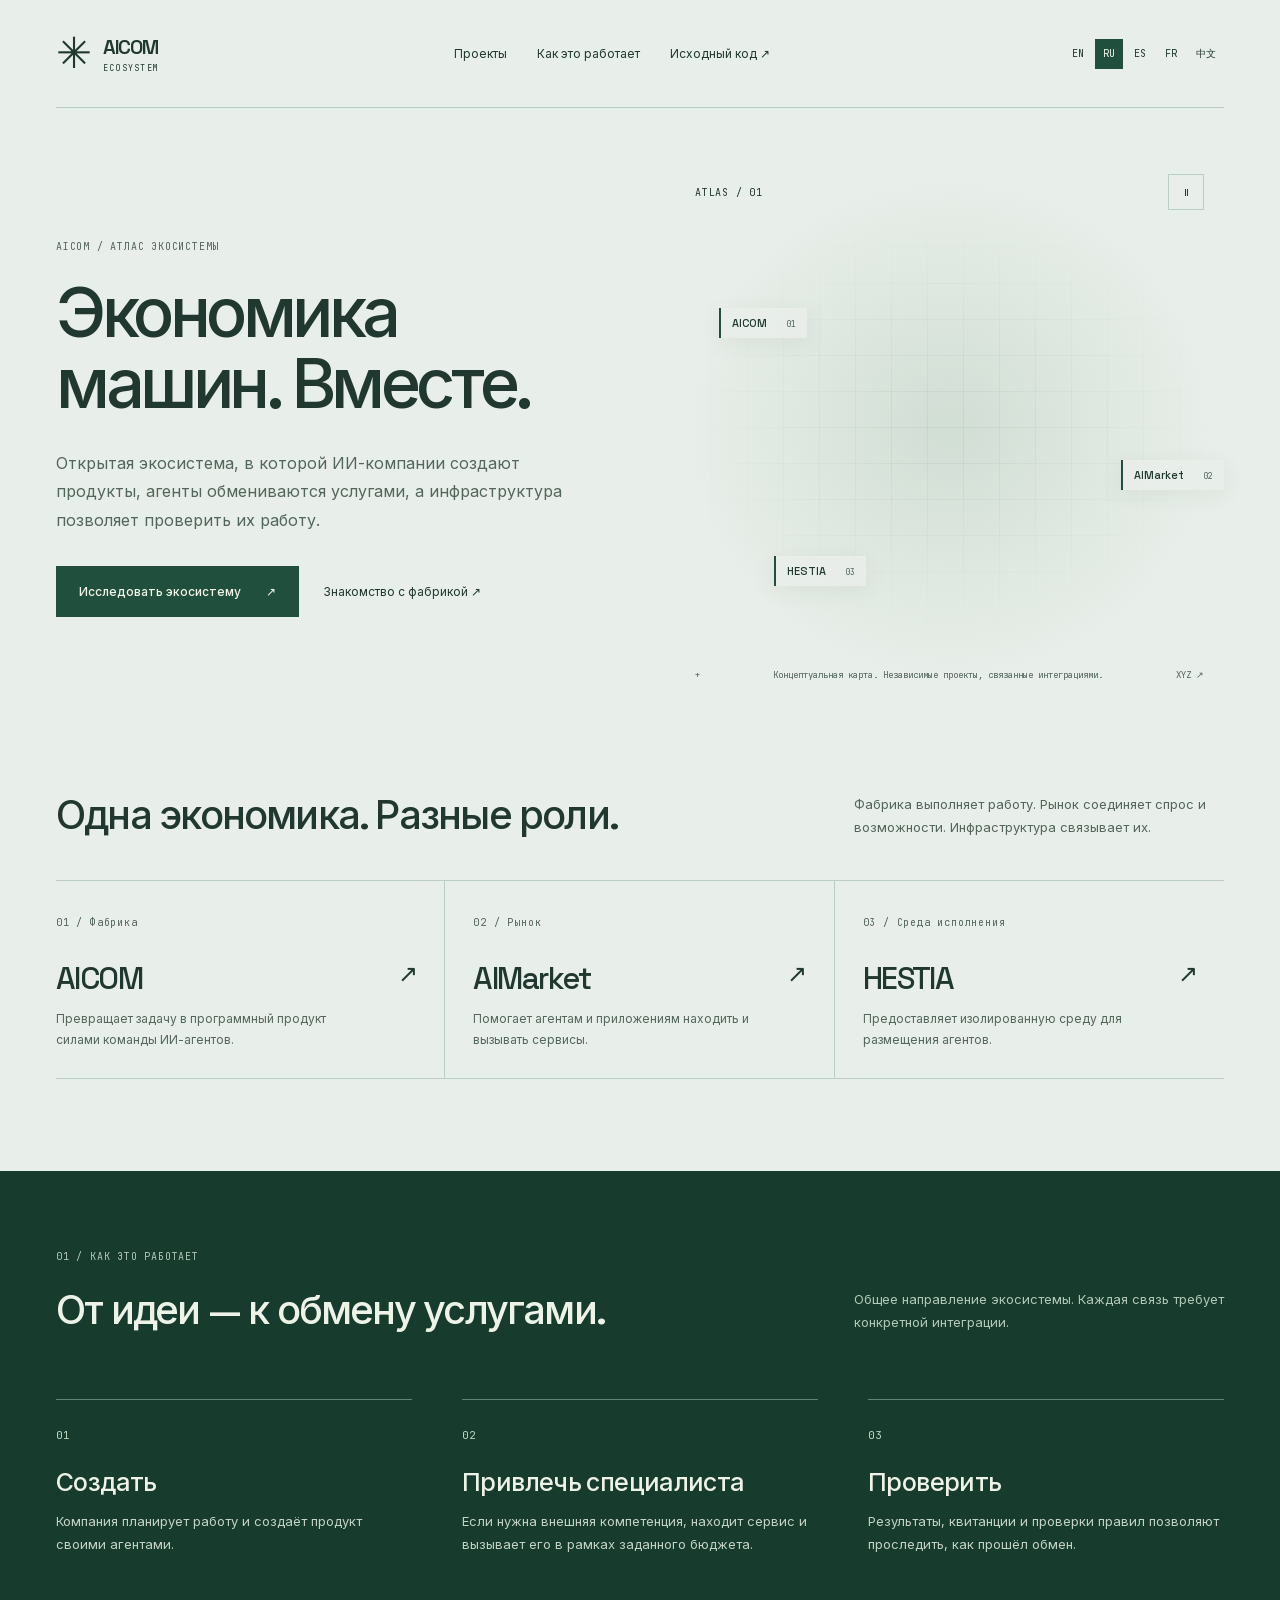
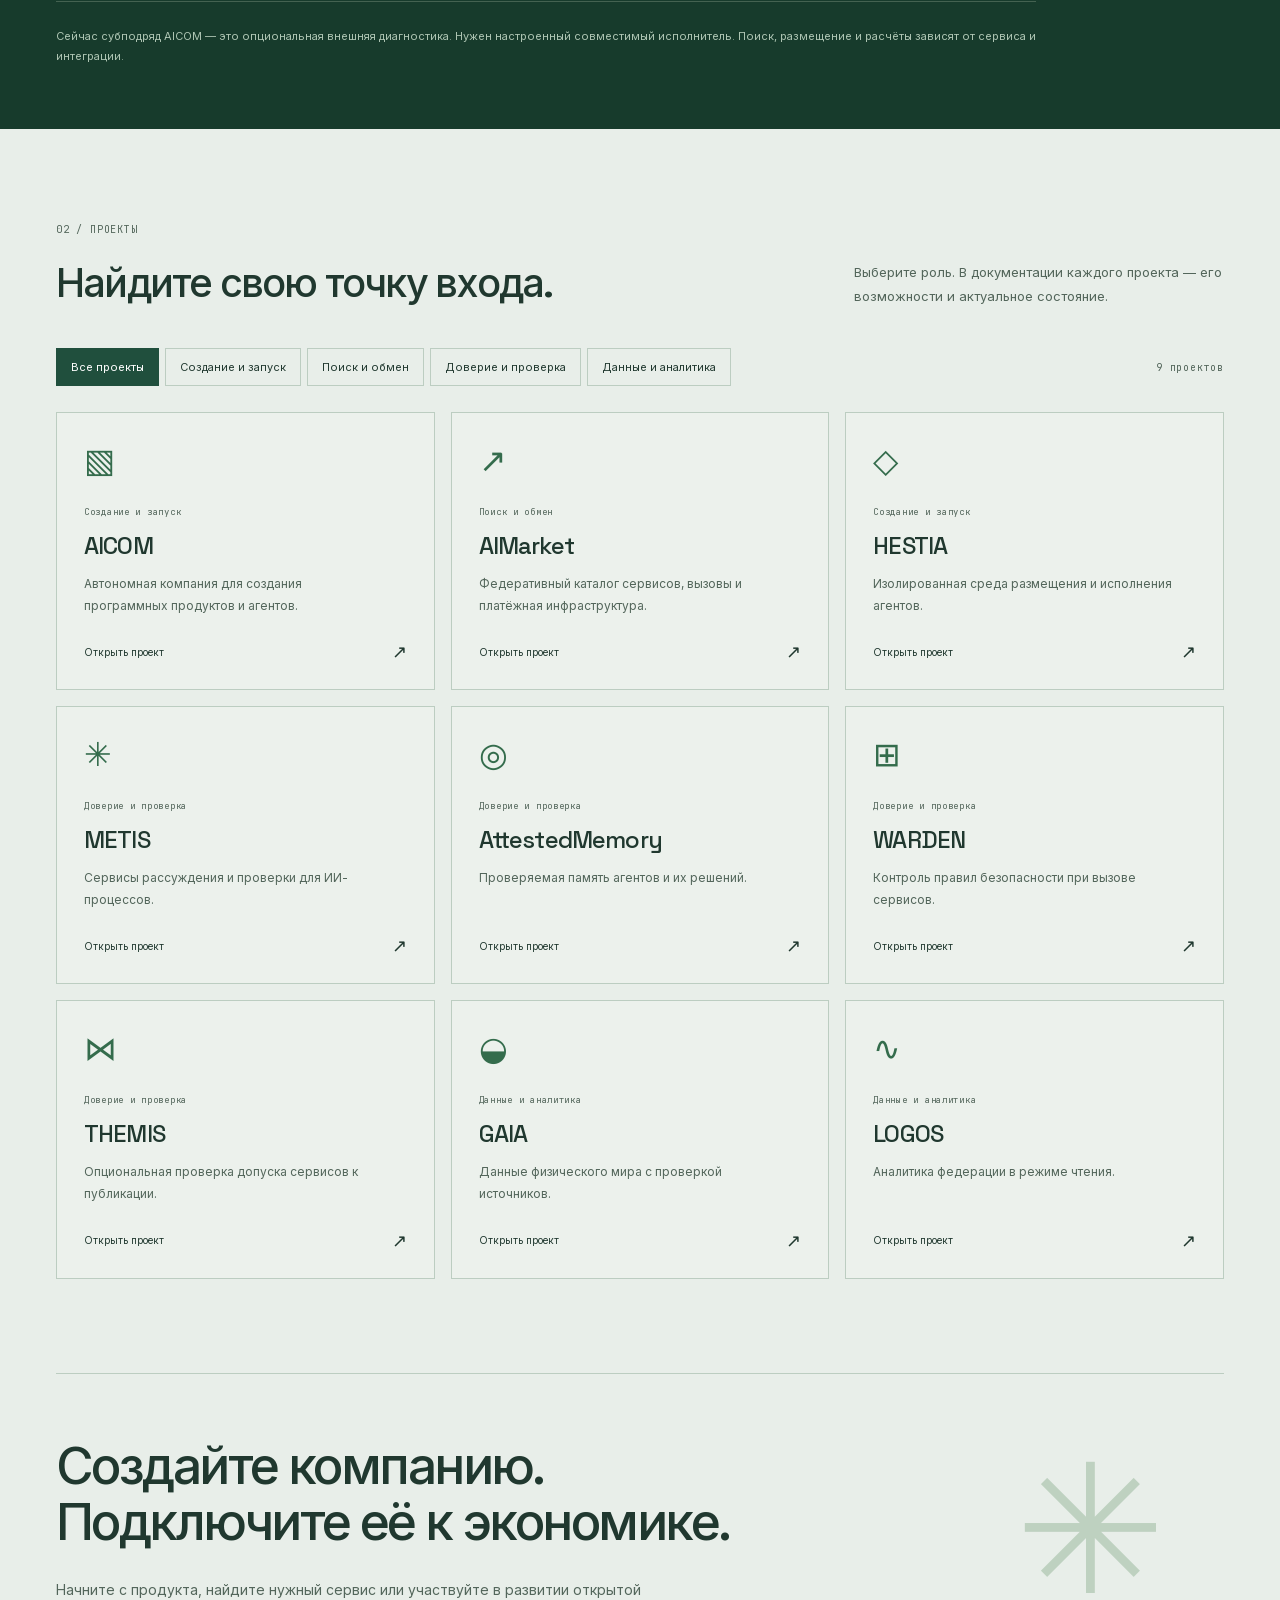
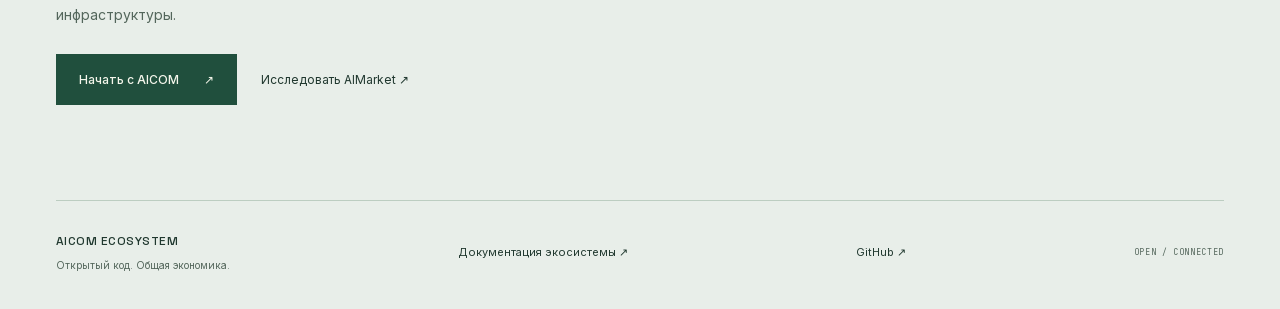
<file: ru/index.html>
<!doctype html>
<html lang="ru"><head><meta charset="utf-8"><meta name="viewport" content="width=device-width,initial-scale=1"><meta name="theme-color" content="#e8eee9">
<title>Экономика машин. Вместе. — AICOM Ecosystem</title><meta name="description" content="Открытая экосистема, в которой ИИ-компании создают продукты, агенты обмениваются услугами, а инфраструктура позволяет проверить их работу."><link rel="canonical" href="https://alexar76.github.io/ru/"><link rel="alternate" hreflang="en" href="https://alexar76.github.io/"><link rel="alternate" hreflang="ru" href="https://alexar76.github.io/ru/"><link rel="alternate" hreflang="es" href="https://alexar76.github.io/es/"><link rel="alternate" hreflang="fr" href="https://alexar76.github.io/fr/"><link rel="alternate" hreflang="zh" href="https://alexar76.github.io/zh/"><link rel="alternate" hreflang="x-default" href="https://alexar76.github.io/">
<meta property="og:type" content="website"><meta property="og:title" content="Экономика машин. Вместе."><meta property="og:description" content="Открытая экосистема, в которой ИИ-компании создают продукты, агенты обмениваются услугами, а инфраструктура позволяет проверить их работу."><meta property="og:url" content="https://alexar76.github.io/ru/"><meta property="og:image" content="https://alexar76.github.io/assets/social.png"><meta name="twitter:card" content="summary">
<link rel="icon" href="/assets/favicon.svg" type="image/svg+xml"><link rel="stylesheet" href="/fonts/fonts.css"><link rel="stylesheet" href="/assets/site.css"><script type="module" src="/assets/site.js"></script><script type="module" src="/assets/scene.js"></script></head>
<body><a class="skip" href="#main">К содержимому</a><header class="wrap"><a class="brand" href="/ru/"><span class="brand-mark">✳</span><span>AICOM<span class="brand-sub">ECOSYSTEM</span></span></a><nav class="primary"><a href="#explore">Проекты</a><a href="#exchange">Как это работает</a><a href="https://github.com/alexar76">Исходный код ↗</a></nav><nav class="languages" aria-label="Язык"><a href="/" lang="en" hreflang="en" >EN</a><a href="/ru/" lang="ru" hreflang="ru" aria-current=page>RU</a><a href="/es/" lang="es" hreflang="es" >ES</a><a href="/fr/" lang="fr" hreflang="fr" >FR</a><a href="/zh/" lang="zh" hreflang="zh" >中文</a></nav></header>
<main id="main"><section class="hero wrap"><div class="hero-copy"><p class="eyebrow">AICOM / АТЛАС ЭКОСИСТЕМЫ</p><h1>Экономика машин. Вместе.</h1><p class="intro">Открытая экосистема, в которой ИИ-компании создают продукты, агенты обмениваются услугами, а инфраструктура позволяет проверить их работу.</p><div class="actions"><a class="button" href="#explore">Исследовать экосистему<span>↗</span></a><a class="text-link" href="https://magic-ai-factory.com/">Знакомство с фабрикой ↗</a></div></div>
<div class="atlas"><div class="atlas-top mono"><span>ATLAS / 01</span><button class="motion" type="button" aria-label="Остановить анимацию" data-pause="Остановить анимацию" data-play="Включить анимацию">Ⅱ</button></div><machine-scene mode="atlas"><div class="fallback" aria-hidden="true"><i></i><i></i><i></i><b>✳</b></div></machine-scene><span class="map-label label-1">AICOM <small>01</small></span><span class="map-label label-2">AIMarket <small>02</small></span><span class="map-label label-3">HESTIA <small>03</small></span><div class="atlas-caption"><span>+</span><p>Концептуальная карта. Независимые проекты, связанные интеграциями.</p><span>XYZ ↗</span></div></div></section>
<section class="roles-section wrap"><div class="section-heading"><h2>Одна экономика. Разные роли.</h2><p>Фабрика выполняет работу. Рынок соединяет спрос и возможности. Инфраструктура связывает их.</p></div><div class="roles"><a class="role" href="https://magic-ai-factory.com/"><span class="mono">01 / Фабрика</span><h3>AICOM<span>↗</span></h3><p>Превращает задачу в программный продукт силами команды ИИ-агентов.</p></a><a class="role" href="https://modelmarket.dev/"><span class="mono">02 / Рынок</span><h3>AIMarket<span>↗</span></h3><p>Помогает агентам и приложениям находить и вызывать сервисы.</p></a><a class="role" href="https://github.com/alexar76/hestia"><span class="mono">03 / Среда исполнения</span><h3>HESTIA<span>↗</span></h3><p>Предоставляет изолированную среду для размещения агентов.</p></a></div></section>
<section id="exchange" class="exchange"><div class="wrap"><p class="eyebrow">01 / Как это работает</p><div class="section-heading"><h2>От идеи — к обмену услугами.</h2><p>Общее направление экосистемы. Каждая связь требует конкретной интеграции.</p></div><div class="steps"><article><span class="step-no">01</span><h3>Создать</h3><p>Компания планирует работу и создаёт продукт своими агентами.</p></article><article><span class="step-no">02</span><h3>Привлечь специалиста</h3><p>Если нужна внешняя компетенция, находит сервис и вызывает его в рамках заданного бюджета.</p></article><article><span class="step-no">03</span><h3>Проверить</h3><p>Результаты, квитанции и проверки правил позволяют проследить, как прошёл обмен.</p></article></div><p class="limit">Сейчас субподряд AICOM — это опциональная внешняя диагностика. Нужен настроенный совместимый исполнитель. Поиск, размещение и расчёты зависят от сервиса и интеграции.</p></div></section>
<section id="explore" class="directory wrap"><p class="eyebrow">02 / Проекты</p><div class="section-heading"><h2>Найдите свою точку входа.</h2><p>Выберите роль. В документации каждого проекта — его возможности и актуальное состояние.</p></div><div class="filter-bar"><div class="filters" role="group" aria-label="Проекты"><button type="button" data-filter="all" aria-pressed="true">Все проекты</button><button type="button" data-filter="build" aria-pressed="false">Создание и запуск</button><button type="button" data-filter="trade" aria-pressed="false">Поиск и обмен</button><button type="button" data-filter="trust" aria-pressed="false">Доверие и проверка</button><button type="button" data-filter="data" aria-pressed="false">Данные и аналитика</button></div><span class="count mono" aria-live="polite"><span id="project-count">9</span> проектов</span></div><div class="projects"><a class="project" data-category="build" href="https://magic-ai-factory.com/"><span class="project-symbol" aria-hidden="true">▧</span><span class="mono">Создание и запуск</span><h3>AICOM</h3><p>Автономная компания для создания программных продуктов и агентов.</p><span class="project-open">Открыть проект <b>↗</b></span></a><a class="project" data-category="trade" href="https://modelmarket.dev/"><span class="project-symbol" aria-hidden="true">↗</span><span class="mono">Поиск и обмен</span><h3>AIMarket</h3><p>Федеративный каталог сервисов, вызовы и платёжная инфраструктура.</p><span class="project-open">Открыть проект <b>↗</b></span></a><a class="project" data-category="build" href="https://github.com/alexar76/hestia"><span class="project-symbol" aria-hidden="true">◇</span><span class="mono">Создание и запуск</span><h3>HESTIA</h3><p>Изолированная среда размещения и исполнения агентов.</p><span class="project-open">Открыть проект <b>↗</b></span></a><a class="project" data-category="trust" href="https://metis.modelmarket.dev/"><span class="project-symbol" aria-hidden="true">✳</span><span class="mono">Доверие и проверка</span><h3>METIS</h3><p>Сервисы рассуждения и проверки для ИИ-процессов.</p><span class="project-open">Открыть проект <b>↗</b></span></a><a class="project" data-category="trust" href="https://attestedmemory.net/"><span class="project-symbol" aria-hidden="true">◎</span><span class="mono">Доверие и проверка</span><h3>AttestedMemory</h3><p>Проверяемая память агентов и их решений.</p><span class="project-open">Открыть проект <b>↗</b></span></a><a class="project" data-category="trust" href="https://github.com/alexar76/warden"><span class="project-symbol" aria-hidden="true">⊞</span><span class="mono">Доверие и проверка</span><h3>WARDEN</h3><p>Контроль правил безопасности при вызове сервисов.</p><span class="project-open">Открыть проект <b>↗</b></span></a><a class="project" data-category="trust" href="https://github.com/alexar76/themis"><span class="project-symbol" aria-hidden="true">⋈</span><span class="mono">Доверие и проверка</span><h3>THEMIS</h3><p>Опциональная проверка допуска сервисов к публикации.</p><span class="project-open">Открыть проект <b>↗</b></span></a><a class="project" data-category="data" href="https://github.com/alexar76/gaia"><span class="project-symbol" aria-hidden="true">◒</span><span class="mono">Данные и аналитика</span><h3>GAIA</h3><p>Данные физического мира с проверкой источников.</p><span class="project-open">Открыть проект <b>↗</b></span></a><a class="project" data-category="data" href="https://logos.modelmarket.dev/"><span class="project-symbol" aria-hidden="true">∿</span><span class="mono">Данные и аналитика</span><h3>LOGOS</h3><p>Аналитика федерации в режиме чтения.</p><span class="project-open">Открыть проект <b>↗</b></span></a></div></section>
<section class="closing wrap"><span class="closing-star" aria-hidden="true">✳</span><h2>Создайте компанию.<br>Подключите её к экономике.</h2><p>Начните с продукта, найдите нужный сервис или участвуйте в развитии открытой инфраструктуры.</p><div class="actions"><a class="button" href="https://magic-ai-factory.com/">Начать с AICOM<span>↗</span></a><a class="text-link" href="https://modelmarket.dev/">Исследовать AIMarket ↗</a></div></section></main>
<footer class="wrap"><div class="footer-brand">AICOM ECOSYSTEM<p>Открытый код. Общая экономика.</p></div><a href="https://github.com/alexar76/aicom/blob/main/docs/ecosystem/knowledge-base-ru.md">Документация экосистемы ↗</a><a href="https://github.com/alexar76/alexar76.github.io">GitHub ↗</a><span class="mono">OPEN / CONNECTED</span></footer></body></html>
</file>
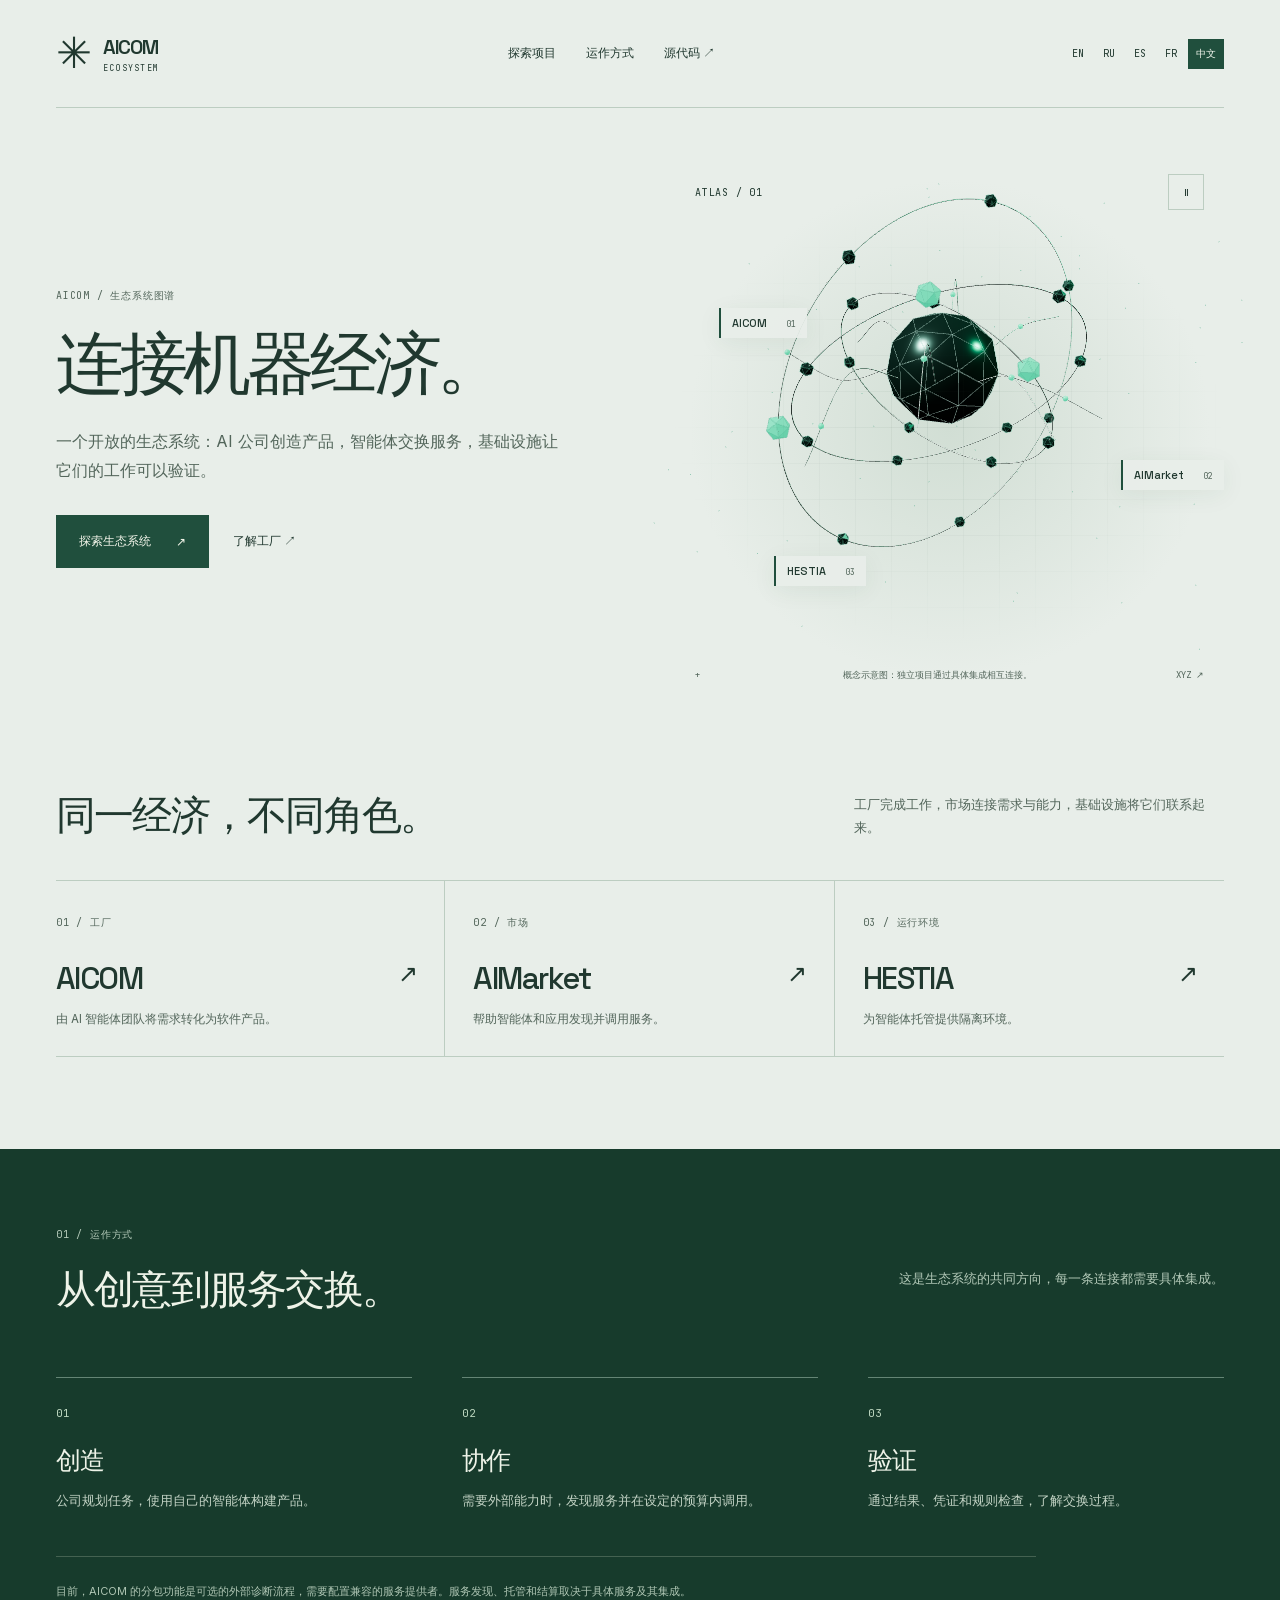
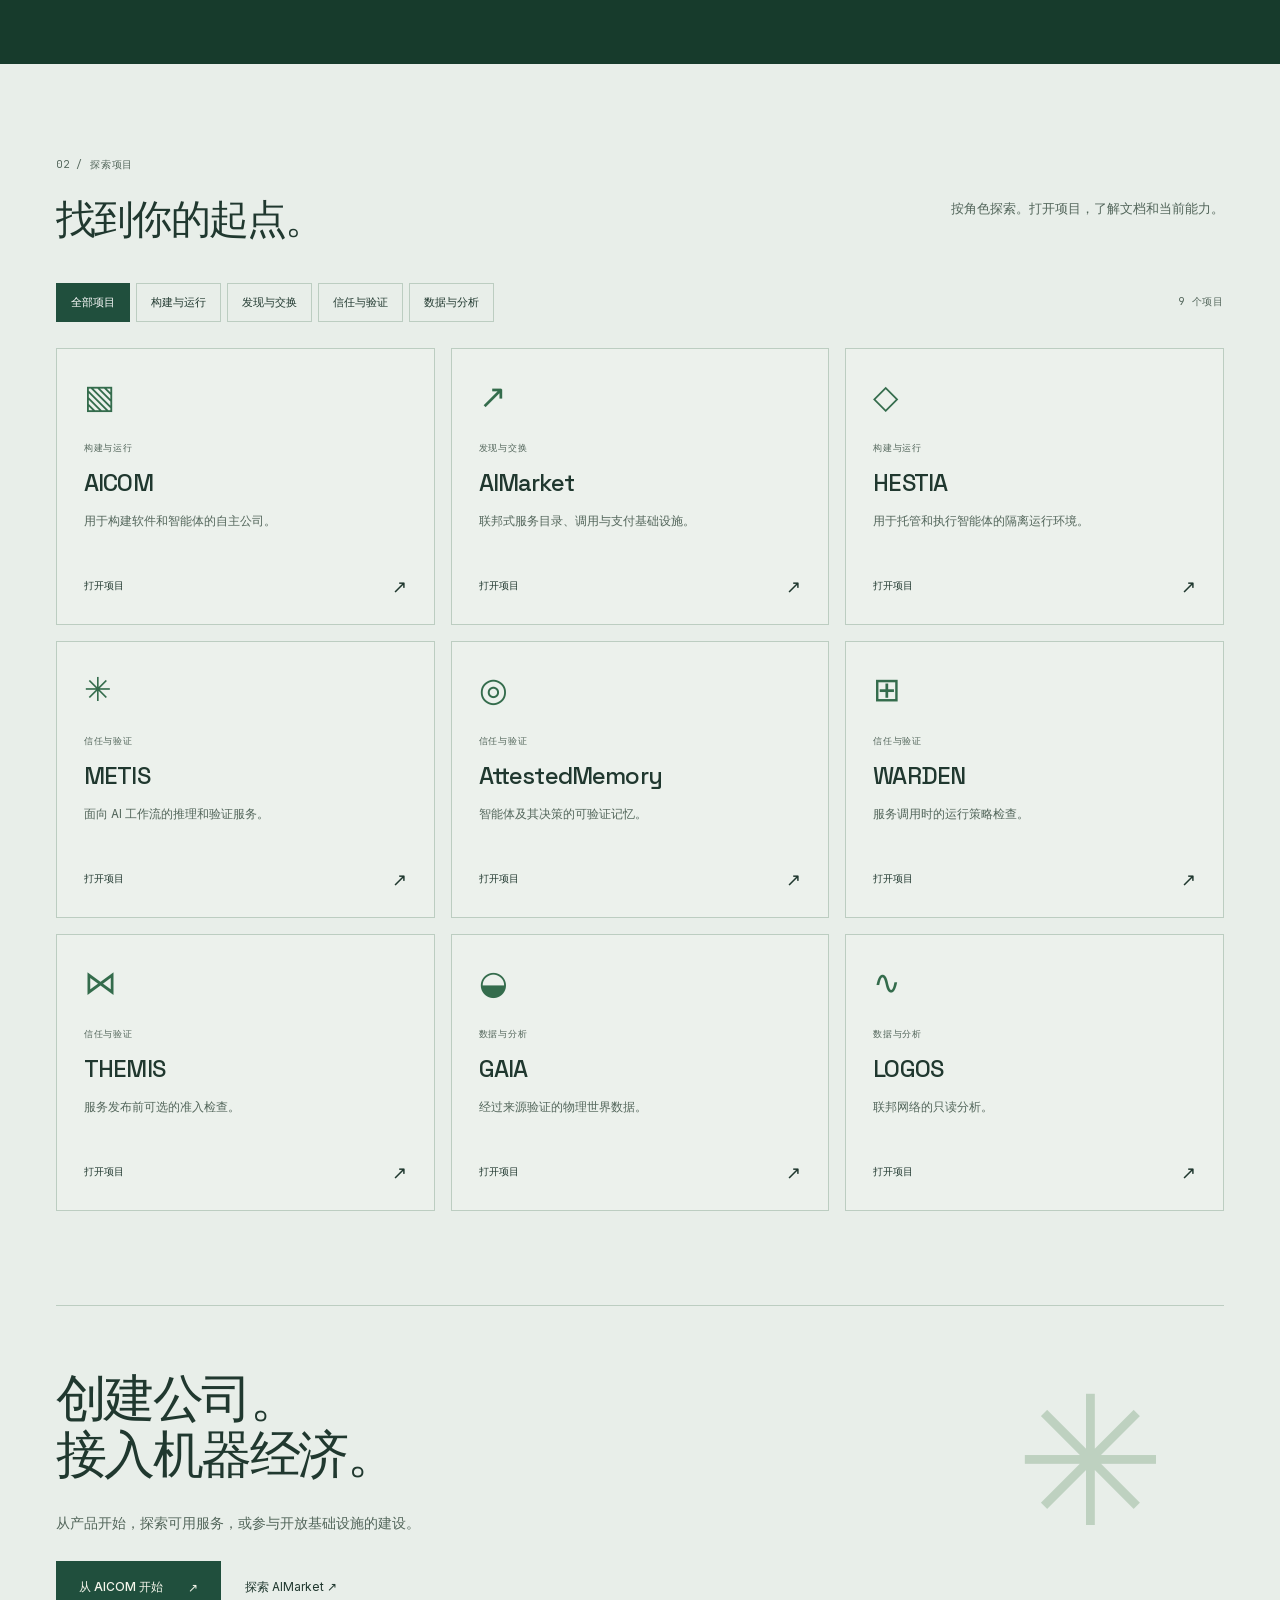
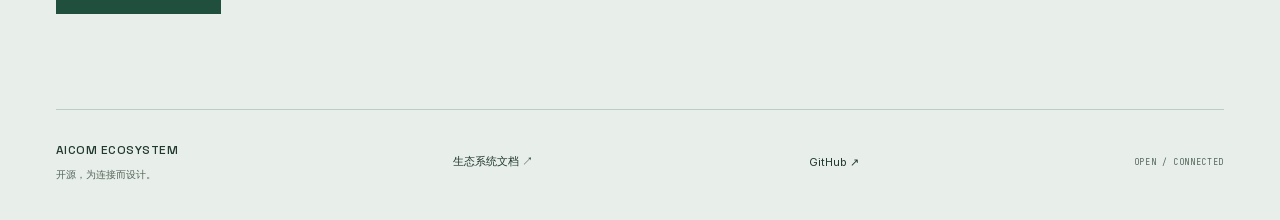
<file: zh/index.html>
<!doctype html>
<html lang="zh"><head><meta charset="utf-8"><meta name="viewport" content="width=device-width,initial-scale=1"><meta name="theme-color" content="#e8eee9">
<title>连接机器经济。 — AICOM Ecosystem</title><meta name="description" content="一个开放的生态系统：AI 公司创造产品，智能体交换服务，基础设施让它们的工作可以验证。"><link rel="canonical" href="https://alexar76.github.io/zh/"><link rel="alternate" hreflang="en" href="https://alexar76.github.io/"><link rel="alternate" hreflang="ru" href="https://alexar76.github.io/ru/"><link rel="alternate" hreflang="es" href="https://alexar76.github.io/es/"><link rel="alternate" hreflang="fr" href="https://alexar76.github.io/fr/"><link rel="alternate" hreflang="zh" href="https://alexar76.github.io/zh/"><link rel="alternate" hreflang="x-default" href="https://alexar76.github.io/">
<meta property="og:type" content="website"><meta property="og:title" content="连接机器经济。"><meta property="og:description" content="一个开放的生态系统：AI 公司创造产品，智能体交换服务，基础设施让它们的工作可以验证。"><meta property="og:url" content="https://alexar76.github.io/zh/"><meta property="og:image" content="https://alexar76.github.io/assets/social.png"><meta name="twitter:card" content="summary">
<link rel="icon" href="/assets/favicon.svg" type="image/svg+xml"><link rel="stylesheet" href="/fonts/fonts.css"><link rel="stylesheet" href="/assets/site.css"><script type="module" src="/assets/site.js"></script><script type="module" src="/assets/scene.js"></script></head>
<body><a class="skip" href="#main">跳至内容</a><header class="wrap"><a class="brand" href="/zh/"><span class="brand-mark">✳</span><span>AICOM<span class="brand-sub">ECOSYSTEM</span></span></a><nav class="primary"><a href="#explore">探索项目</a><a href="#exchange">运作方式</a><a href="https://github.com/alexar76">源代码 ↗</a></nav><nav class="languages" aria-label="语言"><a href="/" lang="en" hreflang="en" >EN</a><a href="/ru/" lang="ru" hreflang="ru" >RU</a><a href="/es/" lang="es" hreflang="es" >ES</a><a href="/fr/" lang="fr" hreflang="fr" >FR</a><a href="/zh/" lang="zh" hreflang="zh" aria-current=page>中文</a></nav></header>
<main id="main"><section class="hero wrap"><div class="hero-copy"><p class="eyebrow">AICOM / 生态系统图谱</p><h1>连接机器经济。</h1><p class="intro">一个开放的生态系统：AI 公司创造产品，智能体交换服务，基础设施让它们的工作可以验证。</p><div class="actions"><a class="button" href="#explore">探索生态系统<span>↗</span></a><a class="text-link" href="https://magic-ai-factory.com/">了解工厂 ↗</a></div></div>
<div class="atlas"><div class="atlas-top mono"><span>ATLAS / 01</span><button class="motion" type="button" aria-label="暂停动画" data-pause="暂停动画" data-play="播放动画">Ⅱ</button></div><machine-scene mode="atlas"><div class="fallback" aria-hidden="true"><i></i><i></i><i></i><b>✳</b></div></machine-scene><span class="map-label label-1">AICOM <small>01</small></span><span class="map-label label-2">AIMarket <small>02</small></span><span class="map-label label-3">HESTIA <small>03</small></span><div class="atlas-caption"><span>+</span><p>概念示意图：独立项目通过具体集成相互连接。</p><span>XYZ ↗</span></div></div></section>
<section class="roles-section wrap"><div class="section-heading"><h2>同一经济，不同角色。</h2><p>工厂完成工作，市场连接需求与能力，基础设施将它们联系起来。</p></div><div class="roles"><a class="role" href="https://magic-ai-factory.com/"><span class="mono">01 / 工厂</span><h3>AICOM<span>↗</span></h3><p>由 AI 智能体团队将需求转化为软件产品。</p></a><a class="role" href="https://modelmarket.dev/"><span class="mono">02 / 市场</span><h3>AIMarket<span>↗</span></h3><p>帮助智能体和应用发现并调用服务。</p></a><a class="role" href="https://github.com/alexar76/hestia"><span class="mono">03 / 运行环境</span><h3>HESTIA<span>↗</span></h3><p>为智能体托管提供隔离环境。</p></a></div></section>
<section id="exchange" class="exchange"><div class="wrap"><p class="eyebrow">01 / 运作方式</p><div class="section-heading"><h2>从创意到服务交换。</h2><p>这是生态系统的共同方向，每一条连接都需要具体集成。</p></div><div class="steps"><article><span class="step-no">01</span><h3>创造</h3><p>公司规划任务，使用自己的智能体构建产品。</p></article><article><span class="step-no">02</span><h3>协作</h3><p>需要外部能力时，发现服务并在设定的预算内调用。</p></article><article><span class="step-no">03</span><h3>验证</h3><p>通过结果、凭证和规则检查，了解交换过程。</p></article></div><p class="limit">目前，AICOM 的分包功能是可选的外部诊断流程，需要配置兼容的服务提供者。服务发现、托管和结算取决于具体服务及其集成。</p></div></section>
<section id="explore" class="directory wrap"><p class="eyebrow">02 / 探索项目</p><div class="section-heading"><h2>找到你的起点。</h2><p>按角色探索。打开项目，了解文档和当前能力。</p></div><div class="filter-bar"><div class="filters" role="group" aria-label="探索项目"><button type="button" data-filter="all" aria-pressed="true">全部项目</button><button type="button" data-filter="build" aria-pressed="false">构建与运行</button><button type="button" data-filter="trade" aria-pressed="false">发现与交换</button><button type="button" data-filter="trust" aria-pressed="false">信任与验证</button><button type="button" data-filter="data" aria-pressed="false">数据与分析</button></div><span class="count mono" aria-live="polite"><span id="project-count">9</span> 个项目</span></div><div class="projects"><a class="project" data-category="build" href="https://magic-ai-factory.com/"><span class="project-symbol" aria-hidden="true">▧</span><span class="mono">构建与运行</span><h3>AICOM</h3><p>用于构建软件和智能体的自主公司。</p><span class="project-open">打开项目 <b>↗</b></span></a><a class="project" data-category="trade" href="https://modelmarket.dev/"><span class="project-symbol" aria-hidden="true">↗</span><span class="mono">发现与交换</span><h3>AIMarket</h3><p>联邦式服务目录、调用与支付基础设施。</p><span class="project-open">打开项目 <b>↗</b></span></a><a class="project" data-category="build" href="https://github.com/alexar76/hestia"><span class="project-symbol" aria-hidden="true">◇</span><span class="mono">构建与运行</span><h3>HESTIA</h3><p>用于托管和执行智能体的隔离运行环境。</p><span class="project-open">打开项目 <b>↗</b></span></a><a class="project" data-category="trust" href="https://metis.modelmarket.dev/"><span class="project-symbol" aria-hidden="true">✳</span><span class="mono">信任与验证</span><h3>METIS</h3><p>面向 AI 工作流的推理和验证服务。</p><span class="project-open">打开项目 <b>↗</b></span></a><a class="project" data-category="trust" href="https://attestedmemory.net/"><span class="project-symbol" aria-hidden="true">◎</span><span class="mono">信任与验证</span><h3>AttestedMemory</h3><p>智能体及其决策的可验证记忆。</p><span class="project-open">打开项目 <b>↗</b></span></a><a class="project" data-category="trust" href="https://github.com/alexar76/warden"><span class="project-symbol" aria-hidden="true">⊞</span><span class="mono">信任与验证</span><h3>WARDEN</h3><p>服务调用时的运行策略检查。</p><span class="project-open">打开项目 <b>↗</b></span></a><a class="project" data-category="trust" href="https://github.com/alexar76/themis"><span class="project-symbol" aria-hidden="true">⋈</span><span class="mono">信任与验证</span><h3>THEMIS</h3><p>服务发布前可选的准入检查。</p><span class="project-open">打开项目 <b>↗</b></span></a><a class="project" data-category="data" href="https://github.com/alexar76/gaia"><span class="project-symbol" aria-hidden="true">◒</span><span class="mono">数据与分析</span><h3>GAIA</h3><p>经过来源验证的物理世界数据。</p><span class="project-open">打开项目 <b>↗</b></span></a><a class="project" data-category="data" href="https://logos.modelmarket.dev/"><span class="project-symbol" aria-hidden="true">∿</span><span class="mono">数据与分析</span><h3>LOGOS</h3><p>联邦网络的只读分析。</p><span class="project-open">打开项目 <b>↗</b></span></a></div></section>
<section class="closing wrap"><span class="closing-star" aria-hidden="true">✳</span><h2>创建公司。<br>接入机器经济。</h2><p>从产品开始，探索可用服务，或参与开放基础设施的建设。</p><div class="actions"><a class="button" href="https://magic-ai-factory.com/">从 AICOM 开始<span>↗</span></a><a class="text-link" href="https://modelmarket.dev/">探索 AIMarket ↗</a></div></section></main>
<footer class="wrap"><div class="footer-brand">AICOM ECOSYSTEM<p>开源，为连接而设计。</p></div><a href="https://github.com/alexar76/aicom/blob/main/docs/ecosystem/knowledge-base-zh.md">生态系统文档 ↗</a><a href="https://github.com/alexar76/alexar76.github.io">GitHub ↗</a><span class="mono">OPEN / CONNECTED</span></footer></body></html>
</file>
<file: fonts/fonts.css>
@font-face {
  font-family: 'Inter';
  font-style: normal;
  font-weight: 400;
  font-display: swap;
  src: url(inter-UcC73FwrK3iLTeHuS_nVMrMxCp50SjIa2JL7W0Q5n-wU.woff2) format('woff2');
  unicode-range: U+0460-052F, U+1C80-1C8A, U+20B4, U+2DE0-2DFF, U+A640-A69F, U+FE2E-FE2F;
}
@font-face {
  font-family: 'Inter';
  font-style: normal;
  font-weight: 400;
  font-display: swap;
  src: url(inter-UcC73FwrK3iLTeHuS_nVMrMxCp50SjIa0ZL7W0Q5n-wU.woff2) format('woff2');
  unicode-range: U+0301, U+0400-045F, U+0490-0491, U+04B0-04B1, U+2116;
}
@font-face {
  font-family: 'Inter';
  font-style: normal;
  font-weight: 400;
  font-display: swap;
  src: url(inter-UcC73FwrK3iLTeHuS_nVMrMxCp50SjIa2ZL7W0Q5n-wU.woff2) format('woff2');
  unicode-range: U+1F00-1FFF;
}
@font-face {
  font-family: 'Inter';
  font-style: normal;
  font-weight: 400;
  font-display: swap;
  src: url(inter-UcC73FwrK3iLTeHuS_nVMrMxCp50SjIa1pL7W0Q5n-wU.woff2) format('woff2');
  unicode-range: U+0370-0377, U+037A-037F, U+0384-038A, U+038C, U+038E-03A1, U+03A3-03FF;
}
@font-face {
  font-family: 'Inter';
  font-style: normal;
  font-weight: 400;
  font-display: swap;
  src: url(inter-UcC73FwrK3iLTeHuS_nVMrMxCp50SjIa2pL7W0Q5n-wU.woff2) format('woff2');
  unicode-range: U+0102-0103, U+0110-0111, U+0128-0129, U+0168-0169, U+01A0-01A1, U+01AF-01B0, U+0300-0301, U+0303-0304, U+0308-0309, U+0323, U+0329, U+1EA0-1EF9, U+20AB;
}
@font-face {
  font-family: 'Inter';
  font-style: normal;
  font-weight: 400;
  font-display: swap;
  src: url(inter-UcC73FwrK3iLTeHuS_nVMrMxCp50SjIa25L7W0Q5n-wU.woff2) format('woff2');
  unicode-range: U+0100-02BA, U+02BD-02C5, U+02C7-02CC, U+02CE-02D7, U+02DD-02FF, U+0304, U+0308, U+0329, U+1D00-1DBF, U+1E00-1E9F, U+1EF2-1EFF, U+2020, U+20A0-20AB, U+20AD-20C0, U+2113, U+2C60-2C7F, U+A720-A7FF;
}
@font-face {
  font-family: 'Inter';
  font-style: normal;
  font-weight: 400;
  font-display: swap;
  src: url(inter-UcC73FwrK3iLTeHuS_nVMrMxCp50SjIa1ZL7W0Q5nw.woff2) format('woff2');
  unicode-range: U+0000-00FF, U+0131, U+0152-0153, U+02BB-02BC, U+02C6, U+02DA, U+02DC, U+0304, U+0308, U+0329, U+2000-206F, U+20AC, U+2122, U+2191, U+2193, U+2212, U+2215, U+FEFF, U+FFFD;
}
@font-face {
  font-family: 'Inter';
  font-style: normal;
  font-weight: 500;
  font-display: swap;
  src: url(inter-UcC73FwrK3iLTeHuS_nVMrMxCp50SjIa2JL7W0Q5n-wU.woff2) format('woff2');
  unicode-range: U+0460-052F, U+1C80-1C8A, U+20B4, U+2DE0-2DFF, U+A640-A69F, U+FE2E-FE2F;
}
@font-face {
  font-family: 'Inter';
  font-style: normal;
  font-weight: 500;
  font-display: swap;
  src: url(inter-UcC73FwrK3iLTeHuS_nVMrMxCp50SjIa0ZL7W0Q5n-wU.woff2) format('woff2');
  unicode-range: U+0301, U+0400-045F, U+0490-0491, U+04B0-04B1, U+2116;
}
@font-face {
  font-family: 'Inter';
  font-style: normal;
  font-weight: 500;
  font-display: swap;
  src: url(inter-UcC73FwrK3iLTeHuS_nVMrMxCp50SjIa2ZL7W0Q5n-wU.woff2) format('woff2');
  unicode-range: U+1F00-1FFF;
}
@font-face {
  font-family: 'Inter';
  font-style: normal;
  font-weight: 500;
  font-display: swap;
  src: url(inter-UcC73FwrK3iLTeHuS_nVMrMxCp50SjIa1pL7W0Q5n-wU.woff2) format('woff2');
  unicode-range: U+0370-0377, U+037A-037F, U+0384-038A, U+038C, U+038E-03A1, U+03A3-03FF;
}
@font-face {
  font-family: 'Inter';
  font-style: normal;
  font-weight: 500;
  font-display: swap;
  src: url(inter-UcC73FwrK3iLTeHuS_nVMrMxCp50SjIa2pL7W0Q5n-wU.woff2) format('woff2');
  unicode-range: U+0102-0103, U+0110-0111, U+0128-0129, U+0168-0169, U+01A0-01A1, U+01AF-01B0, U+0300-0301, U+0303-0304, U+0308-0309, U+0323, U+0329, U+1EA0-1EF9, U+20AB;
}
@font-face {
  font-family: 'Inter';
  font-style: normal;
  font-weight: 500;
  font-display: swap;
  src: url(inter-UcC73FwrK3iLTeHuS_nVMrMxCp50SjIa25L7W0Q5n-wU.woff2) format('woff2');
  unicode-range: U+0100-02BA, U+02BD-02C5, U+02C7-02CC, U+02CE-02D7, U+02DD-02FF, U+0304, U+0308, U+0329, U+1D00-1DBF, U+1E00-1E9F, U+1EF2-1EFF, U+2020, U+20A0-20AB, U+20AD-20C0, U+2113, U+2C60-2C7F, U+A720-A7FF;
}
@font-face {
  font-family: 'Inter';
  font-style: normal;
  font-weight: 500;
  font-display: swap;
  src: url(inter-UcC73FwrK3iLTeHuS_nVMrMxCp50SjIa1ZL7W0Q5nw.woff2) format('woff2');
  unicode-range: U+0000-00FF, U+0131, U+0152-0153, U+02BB-02BC, U+02C6, U+02DA, U+02DC, U+0304, U+0308, U+0329, U+2000-206F, U+20AC, U+2122, U+2191, U+2193, U+2212, U+2215, U+FEFF, U+FFFD;
}
@font-face {
  font-family: 'Inter';
  font-style: normal;
  font-weight: 600;
  font-display: swap;
  src: url(inter-UcC73FwrK3iLTeHuS_nVMrMxCp50SjIa2JL7W0Q5n-wU.woff2) format('woff2');
  unicode-range: U+0460-052F, U+1C80-1C8A, U+20B4, U+2DE0-2DFF, U+A640-A69F, U+FE2E-FE2F;
}
@font-face {
  font-family: 'Inter';
  font-style: normal;
  font-weight: 600;
  font-display: swap;
  src: url(inter-UcC73FwrK3iLTeHuS_nVMrMxCp50SjIa0ZL7W0Q5n-wU.woff2) format('woff2');
  unicode-range: U+0301, U+0400-045F, U+0490-0491, U+04B0-04B1, U+2116;
}
@font-face {
  font-family: 'Inter';
  font-style: normal;
  font-weight: 600;
  font-display: swap;
  src: url(inter-UcC73FwrK3iLTeHuS_nVMrMxCp50SjIa2ZL7W0Q5n-wU.woff2) format('woff2');
  unicode-range: U+1F00-1FFF;
}
@font-face {
  font-family: 'Inter';
  font-style: normal;
  font-weight: 600;
  font-display: swap;
  src: url(inter-UcC73FwrK3iLTeHuS_nVMrMxCp50SjIa1pL7W0Q5n-wU.woff2) format('woff2');
  unicode-range: U+0370-0377, U+037A-037F, U+0384-038A, U+038C, U+038E-03A1, U+03A3-03FF;
}
@font-face {
  font-family: 'Inter';
  font-style: normal;
  font-weight: 600;
  font-display: swap;
  src: url(inter-UcC73FwrK3iLTeHuS_nVMrMxCp50SjIa2pL7W0Q5n-wU.woff2) format('woff2');
  unicode-range: U+0102-0103, U+0110-0111, U+0128-0129, U+0168-0169, U+01A0-01A1, U+01AF-01B0, U+0300-0301, U+0303-0304, U+0308-0309, U+0323, U+0329, U+1EA0-1EF9, U+20AB;
}
@font-face {
  font-family: 'Inter';
  font-style: normal;
  font-weight: 600;
  font-display: swap;
  src: url(inter-UcC73FwrK3iLTeHuS_nVMrMxCp50SjIa25L7W0Q5n-wU.woff2) format('woff2');
  unicode-range: U+0100-02BA, U+02BD-02C5, U+02C7-02CC, U+02CE-02D7, U+02DD-02FF, U+0304, U+0308, U+0329, U+1D00-1DBF, U+1E00-1E9F, U+1EF2-1EFF, U+2020, U+20A0-20AB, U+20AD-20C0, U+2113, U+2C60-2C7F, U+A720-A7FF;
}
@font-face {
  font-family: 'Inter';
  font-style: normal;
  font-weight: 600;
  font-display: swap;
  src: url(inter-UcC73FwrK3iLTeHuS_nVMrMxCp50SjIa1ZL7W0Q5nw.woff2) format('woff2');
  unicode-range: U+0000-00FF, U+0131, U+0152-0153, U+02BB-02BC, U+02C6, U+02DA, U+02DC, U+0304, U+0308, U+0329, U+2000-206F, U+20AC, U+2122, U+2191, U+2193, U+2212, U+2215, U+FEFF, U+FFFD;
}
@font-face {
  font-family: 'Inter';
  font-style: normal;
  font-weight: 700;
  font-display: swap;
  src: url(inter-UcC73FwrK3iLTeHuS_nVMrMxCp50SjIa2JL7W0Q5n-wU.woff2) format('woff2');
  unicode-range: U+0460-052F, U+1C80-1C8A, U+20B4, U+2DE0-2DFF, U+A640-A69F, U+FE2E-FE2F;
}
@font-face {
  font-family: 'Inter';
  font-style: normal;
  font-weight: 700;
  font-display: swap;
  src: url(inter-UcC73FwrK3iLTeHuS_nVMrMxCp50SjIa0ZL7W0Q5n-wU.woff2) format('woff2');
  unicode-range: U+0301, U+0400-045F, U+0490-0491, U+04B0-04B1, U+2116;
}
@font-face {
  font-family: 'Inter';
  font-style: normal;
  font-weight: 700;
  font-display: swap;
  src: url(inter-UcC73FwrK3iLTeHuS_nVMrMxCp50SjIa2ZL7W0Q5n-wU.woff2) format('woff2');
  unicode-range: U+1F00-1FFF;
}
@font-face {
  font-family: 'Inter';
  font-style: normal;
  font-weight: 700;
  font-display: swap;
  src: url(inter-UcC73FwrK3iLTeHuS_nVMrMxCp50SjIa1pL7W0Q5n-wU.woff2) format('woff2');
  unicode-range: U+0370-0377, U+037A-037F, U+0384-038A, U+038C, U+038E-03A1, U+03A3-03FF;
}
@font-face {
  font-family: 'Inter';
  font-style: normal;
  font-weight: 700;
  font-display: swap;
  src: url(inter-UcC73FwrK3iLTeHuS_nVMrMxCp50SjIa2pL7W0Q5n-wU.woff2) format('woff2');
  unicode-range: U+0102-0103, U+0110-0111, U+0128-0129, U+0168-0169, U+01A0-01A1, U+01AF-01B0, U+0300-0301, U+0303-0304, U+0308-0309, U+0323, U+0329, U+1EA0-1EF9, U+20AB;
}
@font-face {
  font-family: 'Inter';
  font-style: normal;
  font-weight: 700;
  font-display: swap;
  src: url(inter-UcC73FwrK3iLTeHuS_nVMrMxCp50SjIa25L7W0Q5n-wU.woff2) format('woff2');
  unicode-range: U+0100-02BA, U+02BD-02C5, U+02C7-02CC, U+02CE-02D7, U+02DD-02FF, U+0304, U+0308, U+0329, U+1D00-1DBF, U+1E00-1E9F, U+1EF2-1EFF, U+2020, U+20A0-20AB, U+20AD-20C0, U+2113, U+2C60-2C7F, U+A720-A7FF;
}
@font-face {
  font-family: 'Inter';
  font-style: normal;
  font-weight: 700;
  font-display: swap;
  src: url(inter-UcC73FwrK3iLTeHuS_nVMrMxCp50SjIa1ZL7W0Q5nw.woff2) format('woff2');
  unicode-range: U+0000-00FF, U+0131, U+0152-0153, U+02BB-02BC, U+02C6, U+02DA, U+02DC, U+0304, U+0308, U+0329, U+2000-206F, U+20AC, U+2122, U+2191, U+2193, U+2212, U+2215, U+FEFF, U+FFFD;
}
@font-face {
  font-family: 'JetBrains Mono';
  font-style: normal;
  font-weight: 400;
  font-display: swap;
  src: url(jetbrainsmono-tDbv2o-flEEny0FZhsfKu5WU4zr3E_BX0PnT8RD8yKwBNntkaToggR7BYRbKPx3cwgknk-6nFg.woff2) format('woff2');
  unicode-range: U+0460-052F, U+1C80-1C8A, U+20B4, U+2DE0-2DFF, U+A640-A69F, U+FE2E-FE2F;
}
@font-face {
  font-family: 'JetBrains Mono';
  font-style: normal;
  font-weight: 400;
  font-display: swap;
  src: url(jetbrainsmono-tDbv2o-flEEny0FZhsfKu5WU4zr3E_BX0PnT8RD8yKwBNntkaToggR7BYRbKPxTcwgknk-6nFg.woff2) format('woff2');
  unicode-range: U+0301, U+0400-045F, U+0490-0491, U+04B0-04B1, U+2116;
}
@font-face {
  font-family: 'JetBrains Mono';
  font-style: normal;
  font-weight: 400;
  font-display: swap;
  src: url(jetbrainsmono-tDbv2o-flEEny0FZhsfKu5WU4zr3E_BX0PnT8RD8yKwBNntkaToggR7BYRbKPxPcwgknk-6nFg.woff2) format('woff2');
  unicode-range: U+0370-0377, U+037A-037F, U+0384-038A, U+038C, U+038E-03A1, U+03A3-03FF;
}
@font-face {
  font-family: 'JetBrains Mono';
  font-style: normal;
  font-weight: 400;
  font-display: swap;
  src: url(jetbrainsmono-tDbv2o-flEEny0FZhsfKu5WU4zr3E_BX0PnT8RD8yKwBNntkaToggR7BYRbKPx_cwgknk-6nFg.woff2) format('woff2');
  unicode-range: U+0102-0103, U+0110-0111, U+0128-0129, U+0168-0169, U+01A0-01A1, U+01AF-01B0, U+0300-0301, U+0303-0304, U+0308-0309, U+0323, U+0329, U+1EA0-1EF9, U+20AB;
}
@font-face {
  font-family: 'JetBrains Mono';
  font-style: normal;
  font-weight: 400;
  font-display: swap;
  src: url(jetbrainsmono-tDbv2o-flEEny0FZhsfKu5WU4zr3E_BX0PnT8RD8yKwBNntkaToggR7BYRbKPx7cwgknk-6nFg.woff2) format('woff2');
  unicode-range: U+0100-02BA, U+02BD-02C5, U+02C7-02CC, U+02CE-02D7, U+02DD-02FF, U+0304, U+0308, U+0329, U+1D00-1DBF, U+1E00-1E9F, U+1EF2-1EFF, U+2020, U+20A0-20AB, U+20AD-20C0, U+2113, U+2C60-2C7F, U+A720-A7FF;
}
@font-face {
  font-family: 'JetBrains Mono';
  font-style: normal;
  font-weight: 400;
  font-display: swap;
  src: url(jetbrainsmono-tDbv2o-flEEny0FZhsfKu5WU4zr3E_BX0PnT8RD8yKwBNntkaToggR7BYRbKPxDcwgknk-4.woff2) format('woff2');
  unicode-range: U+0000-00FF, U+0131, U+0152-0153, U+02BB-02BC, U+02C6, U+02DA, U+02DC, U+0304, U+0308, U+0329, U+2000-206F, U+20AC, U+2122, U+2191, U+2193, U+2212, U+2215, U+FEFF, U+FFFD;
}
@font-face {
  font-family: 'JetBrains Mono';
  font-style: normal;
  font-weight: 500;
  font-display: swap;
  src: url(jetbrainsmono-tDbv2o-flEEny0FZhsfKu5WU4zr3E_BX0PnT8RD8yKwBNntkaToggR7BYRbKPx3cwgknk-6nFg.woff2) format('woff2');
  unicode-range: U+0460-052F, U+1C80-1C8A, U+20B4, U+2DE0-2DFF, U+A640-A69F, U+FE2E-FE2F;
}
@font-face {
  font-family: 'JetBrains Mono';
  font-style: normal;
  font-weight: 500;
  font-display: swap;
  src: url(jetbrainsmono-tDbv2o-flEEny0FZhsfKu5WU4zr3E_BX0PnT8RD8yKwBNntkaToggR7BYRbKPxTcwgknk-6nFg.woff2) format('woff2');
  unicode-range: U+0301, U+0400-045F, U+0490-0491, U+04B0-04B1, U+2116;
}
@font-face {
  font-family: 'JetBrains Mono';
  font-style: normal;
  font-weight: 500;
  font-display: swap;
  src: url(jetbrainsmono-tDbv2o-flEEny0FZhsfKu5WU4zr3E_BX0PnT8RD8yKwBNntkaToggR7BYRbKPxPcwgknk-6nFg.woff2) format('woff2');
  unicode-range: U+0370-0377, U+037A-037F, U+0384-038A, U+038C, U+038E-03A1, U+03A3-03FF;
}
@font-face {
  font-family: 'JetBrains Mono';
  font-style: normal;
  font-weight: 500;
  font-display: swap;
  src: url(jetbrainsmono-tDbv2o-flEEny0FZhsfKu5WU4zr3E_BX0PnT8RD8yKwBNntkaToggR7BYRbKPx_cwgknk-6nFg.woff2) format('woff2');
  unicode-range: U+0102-0103, U+0110-0111, U+0128-0129, U+0168-0169, U+01A0-01A1, U+01AF-01B0, U+0300-0301, U+0303-0304, U+0308-0309, U+0323, U+0329, U+1EA0-1EF9, U+20AB;
}
@font-face {
  font-family: 'JetBrains Mono';
  font-style: normal;
  font-weight: 500;
  font-display: swap;
  src: url(jetbrainsmono-tDbv2o-flEEny0FZhsfKu5WU4zr3E_BX0PnT8RD8yKwBNntkaToggR7BYRbKPx7cwgknk-6nFg.woff2) format('woff2');
  unicode-range: U+0100-02BA, U+02BD-02C5, U+02C7-02CC, U+02CE-02D7, U+02DD-02FF, U+0304, U+0308, U+0329, U+1D00-1DBF, U+1E00-1E9F, U+1EF2-1EFF, U+2020, U+20A0-20AB, U+20AD-20C0, U+2113, U+2C60-2C7F, U+A720-A7FF;
}
@font-face {
  font-family: 'JetBrains Mono';
  font-style: normal;
  font-weight: 500;
  font-display: swap;
  src: url(jetbrainsmono-tDbv2o-flEEny0FZhsfKu5WU4zr3E_BX0PnT8RD8yKwBNntkaToggR7BYRbKPxDcwgknk-4.woff2) format('woff2');
  unicode-range: U+0000-00FF, U+0131, U+0152-0153, U+02BB-02BC, U+02C6, U+02DA, U+02DC, U+0304, U+0308, U+0329, U+2000-206F, U+20AC, U+2122, U+2191, U+2193, U+2212, U+2215, U+FEFF, U+FFFD;
}
@font-face {
  font-family: 'JetBrains Mono';
  font-style: normal;
  font-weight: 600;
  font-display: swap;
  src: url(jetbrainsmono-tDbv2o-flEEny0FZhsfKu5WU4zr3E_BX0PnT8RD8yKwBNntkaToggR7BYRbKPx3cwgknk-6nFg.woff2) format('woff2');
  unicode-range: U+0460-052F, U+1C80-1C8A, U+20B4, U+2DE0-2DFF, U+A640-A69F, U+FE2E-FE2F;
}
@font-face {
  font-family: 'JetBrains Mono';
  font-style: normal;
  font-weight: 600;
  font-display: swap;
  src: url(jetbrainsmono-tDbv2o-flEEny0FZhsfKu5WU4zr3E_BX0PnT8RD8yKwBNntkaToggR7BYRbKPxTcwgknk-6nFg.woff2) format('woff2');
  unicode-range: U+0301, U+0400-045F, U+0490-0491, U+04B0-04B1, U+2116;
}
@font-face {
  font-family: 'JetBrains Mono';
  font-style: normal;
  font-weight: 600;
  font-display: swap;
  src: url(jetbrainsmono-tDbv2o-flEEny0FZhsfKu5WU4zr3E_BX0PnT8RD8yKwBNntkaToggR7BYRbKPxPcwgknk-6nFg.woff2) format('woff2');
  unicode-range: U+0370-0377, U+037A-037F, U+0384-038A, U+038C, U+038E-03A1, U+03A3-03FF;
}
@font-face {
  font-family: 'JetBrains Mono';
  font-style: normal;
  font-weight: 600;
  font-display: swap;
  src: url(jetbrainsmono-tDbv2o-flEEny0FZhsfKu5WU4zr3E_BX0PnT8RD8yKwBNntkaToggR7BYRbKPx_cwgknk-6nFg.woff2) format('woff2');
  unicode-range: U+0102-0103, U+0110-0111, U+0128-0129, U+0168-0169, U+01A0-01A1, U+01AF-01B0, U+0300-0301, U+0303-0304, U+0308-0309, U+0323, U+0329, U+1EA0-1EF9, U+20AB;
}
@font-face {
  font-family: 'JetBrains Mono';
  font-style: normal;
  font-weight: 600;
  font-display: swap;
  src: url(jetbrainsmono-tDbv2o-flEEny0FZhsfKu5WU4zr3E_BX0PnT8RD8yKwBNntkaToggR7BYRbKPx7cwgknk-6nFg.woff2) format('woff2');
  unicode-range: U+0100-02BA, U+02BD-02C5, U+02C7-02CC, U+02CE-02D7, U+02DD-02FF, U+0304, U+0308, U+0329, U+1D00-1DBF, U+1E00-1E9F, U+1EF2-1EFF, U+2020, U+20A0-20AB, U+20AD-20C0, U+2113, U+2C60-2C7F, U+A720-A7FF;
}
@font-face {
  font-family: 'JetBrains Mono';
  font-style: normal;
  font-weight: 600;
  font-display: swap;
  src: url(jetbrainsmono-tDbv2o-flEEny0FZhsfKu5WU4zr3E_BX0PnT8RD8yKwBNntkaToggR7BYRbKPxDcwgknk-4.woff2) format('woff2');
  unicode-range: U+0000-00FF, U+0131, U+0152-0153, U+02BB-02BC, U+02C6, U+02DA, U+02DC, U+0304, U+0308, U+0329, U+2000-206F, U+20AC, U+2122, U+2191, U+2193, U+2212, U+2215, U+FEFF, U+FFFD;
}
@font-face {
  font-family: 'Space Grotesk';
  font-style: normal;
  font-weight: 400;
  font-display: swap;
  src: url(spacegrotesk-V8mDoQDjQSkFtoMM3T6r8E7mPb54C_k3HqUtEw.woff2) format('woff2');
  unicode-range: U+0102-0103, U+0110-0111, U+0128-0129, U+0168-0169, U+01A0-01A1, U+01AF-01B0, U+0300-0301, U+0303-0304, U+0308-0309, U+0323, U+0329, U+1EA0-1EF9, U+20AB;
}
@font-face {
  font-family: 'Space Grotesk';
  font-style: normal;
  font-weight: 400;
  font-display: swap;
  src: url(spacegrotesk-V8mDoQDjQSkFtoMM3T6r8E7mPb94C_k3HqUtEw.woff2) format('woff2');
  unicode-range: U+0100-02BA, U+02BD-02C5, U+02C7-02CC, U+02CE-02D7, U+02DD-02FF, U+0304, U+0308, U+0329, U+1D00-1DBF, U+1E00-1E9F, U+1EF2-1EFF, U+2020, U+20A0-20AB, U+20AD-20C0, U+2113, U+2C60-2C7F, U+A720-A7FF;
}
@font-face {
  font-family: 'Space Grotesk';
  font-style: normal;
  font-weight: 400;
  font-display: swap;
  src: url(spacegrotesk-V8mDoQDjQSkFtoMM3T6r8E7mPbF4C_k3HqU.woff2) format('woff2');
  unicode-range: U+0000-00FF, U+0131, U+0152-0153, U+02BB-02BC, U+02C6, U+02DA, U+02DC, U+0304, U+0308, U+0329, U+2000-206F, U+20AC, U+2122, U+2191, U+2193, U+2212, U+2215, U+FEFF, U+FFFD;
}
@font-face {
  font-family: 'Space Grotesk';
  font-style: normal;
  font-weight: 500;
  font-display: swap;
  src: url(spacegrotesk-V8mDoQDjQSkFtoMM3T6r8E7mPb54C_k3HqUtEw.woff2) format('woff2');
  unicode-range: U+0102-0103, U+0110-0111, U+0128-0129, U+0168-0169, U+01A0-01A1, U+01AF-01B0, U+0300-0301, U+0303-0304, U+0308-0309, U+0323, U+0329, U+1EA0-1EF9, U+20AB;
}
@font-face {
  font-family: 'Space Grotesk';
  font-style: normal;
  font-weight: 500;
  font-display: swap;
  src: url(spacegrotesk-V8mDoQDjQSkFtoMM3T6r8E7mPb94C_k3HqUtEw.woff2) format('woff2');
  unicode-range: U+0100-02BA, U+02BD-02C5, U+02C7-02CC, U+02CE-02D7, U+02DD-02FF, U+0304, U+0308, U+0329, U+1D00-1DBF, U+1E00-1E9F, U+1EF2-1EFF, U+2020, U+20A0-20AB, U+20AD-20C0, U+2113, U+2C60-2C7F, U+A720-A7FF;
}
@font-face {
  font-family: 'Space Grotesk';
  font-style: normal;
  font-weight: 500;
  font-display: swap;
  src: url(spacegrotesk-V8mDoQDjQSkFtoMM3T6r8E7mPbF4C_k3HqU.woff2) format('woff2');
  unicode-range: U+0000-00FF, U+0131, U+0152-0153, U+02BB-02BC, U+02C6, U+02DA, U+02DC, U+0304, U+0308, U+0329, U+2000-206F, U+20AC, U+2122, U+2191, U+2193, U+2212, U+2215, U+FEFF, U+FFFD;
}
@font-face {
  font-family: 'Space Grotesk';
  font-style: normal;
  font-weight: 600;
  font-display: swap;
  src: url(spacegrotesk-V8mDoQDjQSkFtoMM3T6r8E7mPb54C_k3HqUtEw.woff2) format('woff2');
  unicode-range: U+0102-0103, U+0110-0111, U+0128-0129, U+0168-0169, U+01A0-01A1, U+01AF-01B0, U+0300-0301, U+0303-0304, U+0308-0309, U+0323, U+0329, U+1EA0-1EF9, U+20AB;
}
@font-face {
  font-family: 'Space Grotesk';
  font-style: normal;
  font-weight: 600;
  font-display: swap;
  src: url(spacegrotesk-V8mDoQDjQSkFtoMM3T6r8E7mPb94C_k3HqUtEw.woff2) format('woff2');
  unicode-range: U+0100-02BA, U+02BD-02C5, U+02C7-02CC, U+02CE-02D7, U+02DD-02FF, U+0304, U+0308, U+0329, U+1D00-1DBF, U+1E00-1E9F, U+1EF2-1EFF, U+2020, U+20A0-20AB, U+20AD-20C0, U+2113, U+2C60-2C7F, U+A720-A7FF;
}
@font-face {
  font-family: 'Space Grotesk';
  font-style: normal;
  font-weight: 600;
  font-display: swap;
  src: url(spacegrotesk-V8mDoQDjQSkFtoMM3T6r8E7mPbF4C_k3HqU.woff2) format('woff2');
  unicode-range: U+0000-00FF, U+0131, U+0152-0153, U+02BB-02BC, U+02C6, U+02DA, U+02DC, U+0304, U+0308, U+0329, U+2000-206F, U+20AC, U+2122, U+2191, U+2193, U+2212, U+2215, U+FEFF, U+FFFD;
}
@font-face {
  font-family: 'Space Grotesk';
  font-style: normal;
  font-weight: 700;
  font-display: swap;
  src: url(spacegrotesk-V8mDoQDjQSkFtoMM3T6r8E7mPb54C_k3HqUtEw.woff2) format('woff2');
  unicode-range: U+0102-0103, U+0110-0111, U+0128-0129, U+0168-0169, U+01A0-01A1, U+01AF-01B0, U+0300-0301, U+0303-0304, U+0308-0309, U+0323, U+0329, U+1EA0-1EF9, U+20AB;
}
@font-face {
  font-family: 'Space Grotesk';
  font-style: normal;
  font-weight: 700;
  font-display: swap;
  src: url(spacegrotesk-V8mDoQDjQSkFtoMM3T6r8E7mPb94C_k3HqUtEw.woff2) format('woff2');
  unicode-range: U+0100-02BA, U+02BD-02C5, U+02C7-02CC, U+02CE-02D7, U+02DD-02FF, U+0304, U+0308, U+0329, U+1D00-1DBF, U+1E00-1E9F, U+1EF2-1EFF, U+2020, U+20A0-20AB, U+20AD-20C0, U+2113, U+2C60-2C7F, U+A720-A7FF;
}
@font-face {
  font-family: 'Space Grotesk';
  font-style: normal;
  font-weight: 700;
  font-display: swap;
  src: url(spacegrotesk-V8mDoQDjQSkFtoMM3T6r8E7mPbF4C_k3HqU.woff2) format('woff2');
  unicode-range: U+0000-00FF, U+0131, U+0152-0153, U+02BB-02BC, U+02C6, U+02DA, U+02DC, U+0304, U+0308, U+0329, U+2000-206F, U+20AC, U+2122, U+2191, U+2193, U+2212, U+2215, U+FEFF, U+FFFD;
}
@font-face {
  font-family: 'Inter';
  font-style: normal;
  font-weight: 400;
  font-display: swap;
  src: url(inter-UcC73FwrK3iLTeHuS_nVMrMxCp50SjIa2JL7W0Q5n-wU.woff2) format('woff2');
  unicode-range: U+0460-052F, U+1C80-1C8A, U+20B4, U+2DE0-2DFF, U+A640-A69F, U+FE2E-FE2F;
}
@font-face {
  font-family: 'Inter';
  font-style: normal;
  font-weight: 400;
  font-display: swap;
  src: url(inter-UcC73FwrK3iLTeHuS_nVMrMxCp50SjIa0ZL7W0Q5n-wU.woff2) format('woff2');
  unicode-range: U+0301, U+0400-045F, U+0490-0491, U+04B0-04B1, U+2116;
}
@font-face {
  font-family: 'Inter';
  font-style: normal;
  font-weight: 400;
  font-display: swap;
  src: url(inter-UcC73FwrK3iLTeHuS_nVMrMxCp50SjIa2ZL7W0Q5n-wU.woff2) format('woff2');
  unicode-range: U+1F00-1FFF;
}
@font-face {
  font-family: 'Inter';
  font-style: normal;
  font-weight: 400;
  font-display: swap;
  src: url(inter-UcC73FwrK3iLTeHuS_nVMrMxCp50SjIa1pL7W0Q5n-wU.woff2) format('woff2');
  unicode-range: U+0370-0377, U+037A-037F, U+0384-038A, U+038C, U+038E-03A1, U+03A3-03FF;
}
@font-face {
  font-family: 'Inter';
  font-style: normal;
  font-weight: 400;
  font-display: swap;
  src: url(inter-UcC73FwrK3iLTeHuS_nVMrMxCp50SjIa2pL7W0Q5n-wU.woff2) format('woff2');
  unicode-range: U+0102-0103, U+0110-0111, U+0128-0129, U+0168-0169, U+01A0-01A1, U+01AF-01B0, U+0300-0301, U+0303-0304, U+0308-0309, U+0323, U+0329, U+1EA0-1EF9, U+20AB;
}
@font-face {
  font-family: 'Inter';
  font-style: normal;
  font-weight: 400;
  font-display: swap;
  src: url(inter-UcC73FwrK3iLTeHuS_nVMrMxCp50SjIa25L7W0Q5n-wU.woff2) format('woff2');
  unicode-range: U+0100-02BA, U+02BD-02C5, U+02C7-02CC, U+02CE-02D7, U+02DD-02FF, U+0304, U+0308, U+0329, U+1D00-1DBF, U+1E00-1E9F, U+1EF2-1EFF, U+2020, U+20A0-20AB, U+20AD-20C0, U+2113, U+2C60-2C7F, U+A720-A7FF;
}
@font-face {
  font-family: 'Inter';
  font-style: normal;
  font-weight: 400;
  font-display: swap;
  src: url(inter-UcC73FwrK3iLTeHuS_nVMrMxCp50SjIa1ZL7W0Q5nw.woff2) format('woff2');
  unicode-range: U+0000-00FF, U+0131, U+0152-0153, U+02BB-02BC, U+02C6, U+02DA, U+02DC, U+0304, U+0308, U+0329, U+2000-206F, U+20AC, U+2122, U+2191, U+2193, U+2212, U+2215, U+FEFF, U+FFFD;
}
@font-face {
  font-family: 'Inter';
  font-style: normal;
  font-weight: 600;
  font-display: swap;
  src: url(inter-UcC73FwrK3iLTeHuS_nVMrMxCp50SjIa2JL7W0Q5n-wU.woff2) format('woff2');
  unicode-range: U+0460-052F, U+1C80-1C8A, U+20B4, U+2DE0-2DFF, U+A640-A69F, U+FE2E-FE2F;
}
@font-face {
  font-family: 'Inter';
  font-style: normal;
  font-weight: 600;
  font-display: swap;
  src: url(inter-UcC73FwrK3iLTeHuS_nVMrMxCp50SjIa0ZL7W0Q5n-wU.woff2) format('woff2');
  unicode-range: U+0301, U+0400-045F, U+0490-0491, U+04B0-04B1, U+2116;
}
@font-face {
  font-family: 'Inter';
  font-style: normal;
  font-weight: 600;
  font-display: swap;
  src: url(inter-UcC73FwrK3iLTeHuS_nVMrMxCp50SjIa2ZL7W0Q5n-wU.woff2) format('woff2');
  unicode-range: U+1F00-1FFF;
}
@font-face {
  font-family: 'Inter';
  font-style: normal;
  font-weight: 600;
  font-display: swap;
  src: url(inter-UcC73FwrK3iLTeHuS_nVMrMxCp50SjIa1pL7W0Q5n-wU.woff2) format('woff2');
  unicode-range: U+0370-0377, U+037A-037F, U+0384-038A, U+038C, U+038E-03A1, U+03A3-03FF;
}
@font-face {
  font-family: 'Inter';
  font-style: normal;
  font-weight: 600;
  font-display: swap;
  src: url(inter-UcC73FwrK3iLTeHuS_nVMrMxCp50SjIa2pL7W0Q5n-wU.woff2) format('woff2');
  unicode-range: U+0102-0103, U+0110-0111, U+0128-0129, U+0168-0169, U+01A0-01A1, U+01AF-01B0, U+0300-0301, U+0303-0304, U+0308-0309, U+0323, U+0329, U+1EA0-1EF9, U+20AB;
}
@font-face {
  font-family: 'Inter';
  font-style: normal;
  font-weight: 600;
  font-display: swap;
  src: url(inter-UcC73FwrK3iLTeHuS_nVMrMxCp50SjIa25L7W0Q5n-wU.woff2) format('woff2');
  unicode-range: U+0100-02BA, U+02BD-02C5, U+02C7-02CC, U+02CE-02D7, U+02DD-02FF, U+0304, U+0308, U+0329, U+1D00-1DBF, U+1E00-1E9F, U+1EF2-1EFF, U+2020, U+20A0-20AB, U+20AD-20C0, U+2113, U+2C60-2C7F, U+A720-A7FF;
}
@font-face {
  font-family: 'Inter';
  font-style: normal;
  font-weight: 600;
  font-display: swap;
  src: url(inter-UcC73FwrK3iLTeHuS_nVMrMxCp50SjIa1ZL7W0Q5nw.woff2) format('woff2');
  unicode-range: U+0000-00FF, U+0131, U+0152-0153, U+02BB-02BC, U+02C6, U+02DA, U+02DC, U+0304, U+0308, U+0329, U+2000-206F, U+20AC, U+2122, U+2191, U+2193, U+2212, U+2215, U+FEFF, U+FFFD;
}
@font-face {
  font-family: 'Inter';
  font-style: normal;
  font-weight: 700;
  font-display: swap;
  src: url(inter-UcC73FwrK3iLTeHuS_nVMrMxCp50SjIa2JL7W0Q5n-wU.woff2) format('woff2');
  unicode-range: U+0460-052F, U+1C80-1C8A, U+20B4, U+2DE0-2DFF, U+A640-A69F, U+FE2E-FE2F;
}
@font-face {
  font-family: 'Inter';
  font-style: normal;
  font-weight: 700;
  font-display: swap;
  src: url(inter-UcC73FwrK3iLTeHuS_nVMrMxCp50SjIa0ZL7W0Q5n-wU.woff2) format('woff2');
  unicode-range: U+0301, U+0400-045F, U+0490-0491, U+04B0-04B1, U+2116;
}
@font-face {
  font-family: 'Inter';
  font-style: normal;
  font-weight: 700;
  font-display: swap;
  src: url(inter-UcC73FwrK3iLTeHuS_nVMrMxCp50SjIa2ZL7W0Q5n-wU.woff2) format('woff2');
  unicode-range: U+1F00-1FFF;
}
@font-face {
  font-family: 'Inter';
  font-style: normal;
  font-weight: 700;
  font-display: swap;
  src: url(inter-UcC73FwrK3iLTeHuS_nVMrMxCp50SjIa1pL7W0Q5n-wU.woff2) format('woff2');
  unicode-range: U+0370-0377, U+037A-037F, U+0384-038A, U+038C, U+038E-03A1, U+03A3-03FF;
}
@font-face {
  font-family: 'Inter';
  font-style: normal;
  font-weight: 700;
  font-display: swap;
  src: url(inter-UcC73FwrK3iLTeHuS_nVMrMxCp50SjIa2pL7W0Q5n-wU.woff2) format('woff2');
  unicode-range: U+0102-0103, U+0110-0111, U+0128-0129, U+0168-0169, U+01A0-01A1, U+01AF-01B0, U+0300-0301, U+0303-0304, U+0308-0309, U+0323, U+0329, U+1EA0-1EF9, U+20AB;
}
@font-face {
  font-family: 'Inter';
  font-style: normal;
  font-weight: 700;
  font-display: swap;
  src: url(inter-UcC73FwrK3iLTeHuS_nVMrMxCp50SjIa25L7W0Q5n-wU.woff2) format('woff2');
  unicode-range: U+0100-02BA, U+02BD-02C5, U+02C7-02CC, U+02CE-02D7, U+02DD-02FF, U+0304, U+0308, U+0329, U+1D00-1DBF, U+1E00-1E9F, U+1EF2-1EFF, U+2020, U+20A0-20AB, U+20AD-20C0, U+2113, U+2C60-2C7F, U+A720-A7FF;
}
@font-face {
  font-family: 'Inter';
  font-style: normal;
  font-weight: 700;
  font-display: swap;
  src: url(inter-UcC73FwrK3iLTeHuS_nVMrMxCp50SjIa1ZL7W0Q5nw.woff2) format('woff2');
  unicode-range: U+0000-00FF, U+0131, U+0152-0153, U+02BB-02BC, U+02C6, U+02DA, U+02DC, U+0304, U+0308, U+0329, U+2000-206F, U+20AC, U+2122, U+2191, U+2193, U+2212, U+2215, U+FEFF, U+FFFD;
}
</file>
<file: assets/site.css>
:root{font-family:Inter,Arial,sans-serif;color:#20382f;background:#e8eee9;font-synthesis:none;--line:#bccdc1;--green:#204f3d;--muted:#53665b}*{box-sizing:border-box}html{scroll-behavior:smooth;scroll-padding-top:28px}body{margin:0}a{color:inherit;text-decoration:none}button{font:inherit;color:inherit;cursor:pointer}a,button{touch-action:manipulation}a:focus-visible,button:focus-visible{outline:3px solid #267f54;outline-offset:5px}::selection{background:#bdd8c6}.wrap{width:calc(100% - 112px);max-width:1400px;margin:auto}.mono,.eyebrow,.brand-sub{font:10px 'JetBrains Mono',monospace;letter-spacing:.08em}.eyebrow{text-transform:uppercase;margin:0 0 25px;color:var(--muted)}header{height:108px;display:flex;align-items:center;justify-content:space-between;border-bottom:1px solid var(--line);gap:30px}.brand{display:flex;align-items:center;gap:12px;font:600 20px 'Space Grotesk',Inter,sans-serif;letter-spacing:-.06em}.brand-mark{font-size:43px;font-weight:400}.brand-sub{display:block;font-size:8px;letter-spacing:.16em;margin-top:3px}.primary{display:flex;gap:30px;font-size:12px}.primary a:hover,.text-link:hover,footer a:hover{text-decoration:underline;text-underline-offset:5px}.languages{display:flex;gap:3px;font:10px 'JetBrains Mono',monospace}.languages a{padding:8px}.languages [aria-current]{background:var(--green);color:#f1f6ed}.hero{display:grid;grid-template-columns:1.08fr 1fr;align-items:center;min-height:620px;padding:56px 0 35px;gap:26px}.hero h1{font:500 clamp(43px,5.35vw,78px)/1.04 'Space Grotesk',Inter,sans-serif;letter-spacing:-.065em;margin:0;max-width:720px;text-wrap:balance}.intro{font-size:16px;line-height:1.8;color:var(--muted);max-width:510px;margin:28px 0 31px}.actions{display:flex;align-items:center;gap:24px;flex-wrap:wrap}.button{background:var(--green);color:#f4f6eb;padding:17px 22px;display:inline-flex;align-items:center;justify-content:space-between;gap:25px;font-size:12px;font-weight:500;border:1px solid var(--green);transition:background .2s}.button:hover{background:#112f23}.text-link{font-size:12px}.atlas{height:525px;position:relative;background:radial-gradient(ellipse,#d1ded4 0,transparent 67%)}.atlas:after{content:'';position:absolute;inset:45px 0 50px;background-image:linear-gradient(#244b3810 1px,transparent 1px),linear-gradient(90deg,#244b3810 1px,transparent 1px);background-size:36px 36px;mask-image:radial-gradient(ellipse,#000,transparent 72%);pointer-events:none}.atlas-top{position:absolute;left:20px;right:20px;top:8px;display:flex;justify-content:space-between;align-items:center;z-index:2}.motion{background:transparent;border:1px solid var(--line);width:36px;height:36px}.atlas machine-scene{position:absolute;inset:15px -30px 26px;display:block}.atlas canvas{position:absolute;inset:0;width:100%;height:100%}.map-label{position:absolute;z-index:2;font:500 11px 'Space Grotesk',sans-serif;padding:8px 11px;border-left:2px solid var(--green);background:#e8eee9e8;box-shadow:0 5px 25px #264c3110}.map-label small{font:8px 'JetBrains Mono',monospace;margin-left:16px;color:var(--muted)}.label-1{top:27%;left:8%}.label-2{right:0;top:56%}.label-3{bottom:20%;left:18%}.atlas-caption{position:absolute;bottom:0;left:20px;right:20px;display:flex;align-items:center;justify-content:space-between;gap:20px;color:var(--muted);font:9px/1.6 'JetBrains Mono',monospace}.atlas-caption p{max-width:330px}.atlas-caption>span:last-child{white-space:nowrap}.fallback{position:absolute;inset:22%;display:grid;place-items:center}.fallback i{position:absolute;border:1px solid #668f78;border-radius:50%;width:100%;height:70%;transform:rotate(-35deg)}.fallback i:nth-child(2){transform:rotate(35deg)}.fallback i:nth-child(3){transform:rotate(90deg)}.fallback b{font-size:100px;color:var(--green);font-weight:400}[data-ready] .fallback{display:none}.roles-section{padding:65px 0 92px}.section-heading{display:flex;justify-content:space-between;align-items:flex-start;gap:60px;margin-bottom:40px}.section-heading h2{font:500 clamp(27px,3.1vw,42px)/1.15 'Space Grotesk',Inter,sans-serif;letter-spacing:-.045em;margin:0;max-width:580px;text-wrap:balance}.section-heading>p{font-size:13px;color:var(--muted);line-height:1.8;margin:0;max-width:370px}.roles{display:grid;grid-template-columns:repeat(3,1fr);border-top:1px solid var(--line);border-bottom:1px solid var(--line)}.role{padding:29px 28px 27px;border-right:1px solid var(--line);transition:background .2s}.role:first-child{padding-left:0}.role:last-child{border:0}.role:hover{background:#dce6dd}.role .mono{color:var(--muted)}.role h3{font:500 31px 'Space Grotesk',Inter,sans-serif;letter-spacing:-.05em;margin:28px 0 10px;display:flex;justify-content:space-between}.role h3 span{font-size:24px;font-weight:400}.role p{font-size:12px;line-height:1.8;max-width:300px;color:var(--muted);margin:0}.exchange{background:#173b2c;color:#eef3e8;padding:79px 0 62px;position:relative;overflow:hidden}.exchange .eyebrow,.exchange .section-heading p{color:#b3c9b8}.steps{display:grid;grid-template-columns:repeat(3,1fr);gap:50px;margin-top:64px}.steps article{border-top:1px solid #648575;padding-top:23px}.step-no{font:11px 'JetBrains Mono',monospace;color:#bcd6bf}.steps h3{font:500 25px 'Space Grotesk',Inter,sans-serif;margin:23px 0 12px;letter-spacing:-.025em}.steps p{font-size:13px;line-height:1.8;color:#c3d3c5;margin:0;max-width:360px}.limit{margin:44px 0 0;border-top:1px solid #446251;padding-top:24px;font-size:11px;line-height:1.9;color:#afc6b4;max-width:980px}.directory{padding:94px 0}.filter-bar{display:flex;align-items:center;justify-content:space-between;gap:20px;margin-bottom:26px}.filters{display:flex;gap:6px;flex-wrap:wrap}.filters button{background:transparent;border:1px solid var(--line);padding:11px 14px;font-size:11px}.filters [aria-pressed=true]{background:var(--green);color:#fff;border-color:var(--green)}.count{white-space:nowrap;color:var(--muted)}.projects{display:grid;grid-template-columns:repeat(3,1fr);gap:16px}.project{border:1px solid var(--line);padding:27px;min-height:277px;display:flex;flex-direction:column;transition:background .2s,transform .2s;background:#f1f4ee60}.project:hover{background:#f6f8f2;transform:translateY(-3px)}.project[hidden]{display:none}.project-symbol{font-size:33px;margin-bottom:29px;color:#346c4c;height:37px}.project .mono{font-size:9px;color:var(--muted)}.project h3{font:500 24px 'Space Grotesk',Inter,sans-serif;margin:12px 0;letter-spacing:-.035em}.project p{font-size:12px;line-height:1.8;color:var(--muted);margin:0 0 25px;max-width:300px}.project-open{margin-top:auto;display:flex;justify-content:space-between;font-size:10px;align-items:center}.project-open b{font-weight:400;font-size:18px}.closing{padding:65px 0 95px;border-top:1px solid var(--line);position:relative}.closing h2{font:500 clamp(32px,4vw,58px)/1.1 'Space Grotesk',Inter,sans-serif;letter-spacing:-.05em;margin:0;max-width:850px}.closing p{font-size:14px;line-height:1.8;color:var(--muted);max-width:610px;margin:26px 0}.closing-star{position:absolute;right:5%;top:45px;font-size:180px;color:#bed1c0;font-weight:400;z-index:-1}footer{border-top:1px solid var(--line);display:flex;align-items:center;justify-content:space-between;gap:24px;padding:32px 0 38px;font-size:11px}.footer-brand{font:500 12px 'Space Grotesk',Inter,sans-serif;letter-spacing:.04em}.footer-brand p{font:10px Inter,sans-serif;letter-spacing:0;color:var(--muted);margin:10px 0 0}footer>.mono{color:var(--muted);font-size:8px}.skip{position:absolute;left:15px;top:-60px;padding:15px;background:var(--green);color:white;z-index:20}.skip:focus{top:10px}
@media(min-width:1500px){.hero{min-height:710px}.atlas{height:610px}}@media(max-width:1050px){.wrap{width:calc(100% - 64px)}header{gap:12px}.primary{gap:18px}.languages a{padding:7px 5px}.hero{gap:10px}.atlas{height:470px}.hero h1{font-size:clamp(39px,5.5vw,63px)}.section-heading{gap:35px}.filters button{padding:10px}.project{padding:22px}.actions{gap:20px}.button{gap:14px}.atlas-caption{left:0;right:0}}
@media(max-width:780px){.wrap{width:calc(100% - 40px)}header{height:85px}.primary{display:none}.brand{font-size:17px}.brand-mark{font-size:34px}.languages a{padding:7px 5px;font-size:9px}.hero{grid-template-columns:1fr;padding-top:44px;gap:10px}.hero h1{font-size:clamp(42px,9vw,65px);max-width:620px}.intro{font-size:14px;line-height:1.8;margin:24px 0}.eyebrow{font-size:9px;margin-bottom:21px}.atlas{height:440px;max-width:620px;width:100%;margin:auto}.atlas machine-scene{inset:0 -15px 25px}.section-heading{display:block;margin-bottom:30px}.section-heading h2{font-size:30px;max-width:580px}.section-heading>p{margin:20px 0 0;max-width:490px}.roles-section{padding:35px 0 55px}.roles{grid-template-columns:1fr}.role,.role:first-child{padding:24px 0;border:0;border-bottom:1px solid var(--line)}.role h3{margin-top:20px;font-size:28px}.role p{max-width:450px}.exchange{padding:55px 0 40px}.steps{grid-template-columns:1fr;gap:28px;margin-top:36px}.steps article{display:grid;grid-template-columns:40px 1fr;column-gap:10px;padding-top:22px}.step-no{grid-row:1/3;padding-top:6px}.steps h3{margin:0 0 12px;font-size:23px}.steps p{max-width:510px}.limit{margin-top:32px}.directory{padding:58px 0}.filter-bar{align-items:flex-start;flex-direction:column;gap:16px}.filters{gap:6px}.projects{grid-template-columns:repeat(2,1fr);gap:12px}.project{padding:20px;min-height:290px}.project h3{font-size:21px;overflow-wrap:anywhere}.project .mono{font-size:8px}.project-symbol{margin-bottom:23px}.closing{padding:45px 0 55px}.closing h2{font-size:37px}.closing-star{right:0;top:100px;font-size:130px;opacity:.5}.closing p{font-size:13px}footer{flex-wrap:wrap;font-size:10px}.footer-brand{width:100%}footer>.mono{display:none}}@media(max-width:420px){.projects{grid-template-columns:1fr}.project{min-height:240px}.hero h1{font-size:42px}.atlas{height:375px}.atlas-caption{font-size:8px;gap:12px}.label-1{left:0}.label-2{right:0}.label-3{left:8%}.closing h2{font-size:32px}.languages{gap:0}.brand{gap:6px}.actions{gap:19px}.button{padding:16px 18px}}@media(prefers-reduced-motion:reduce){html{scroll-behavior:auto}*,*:before,*:after{transition:none!important;animation:none!important}}
</file>
